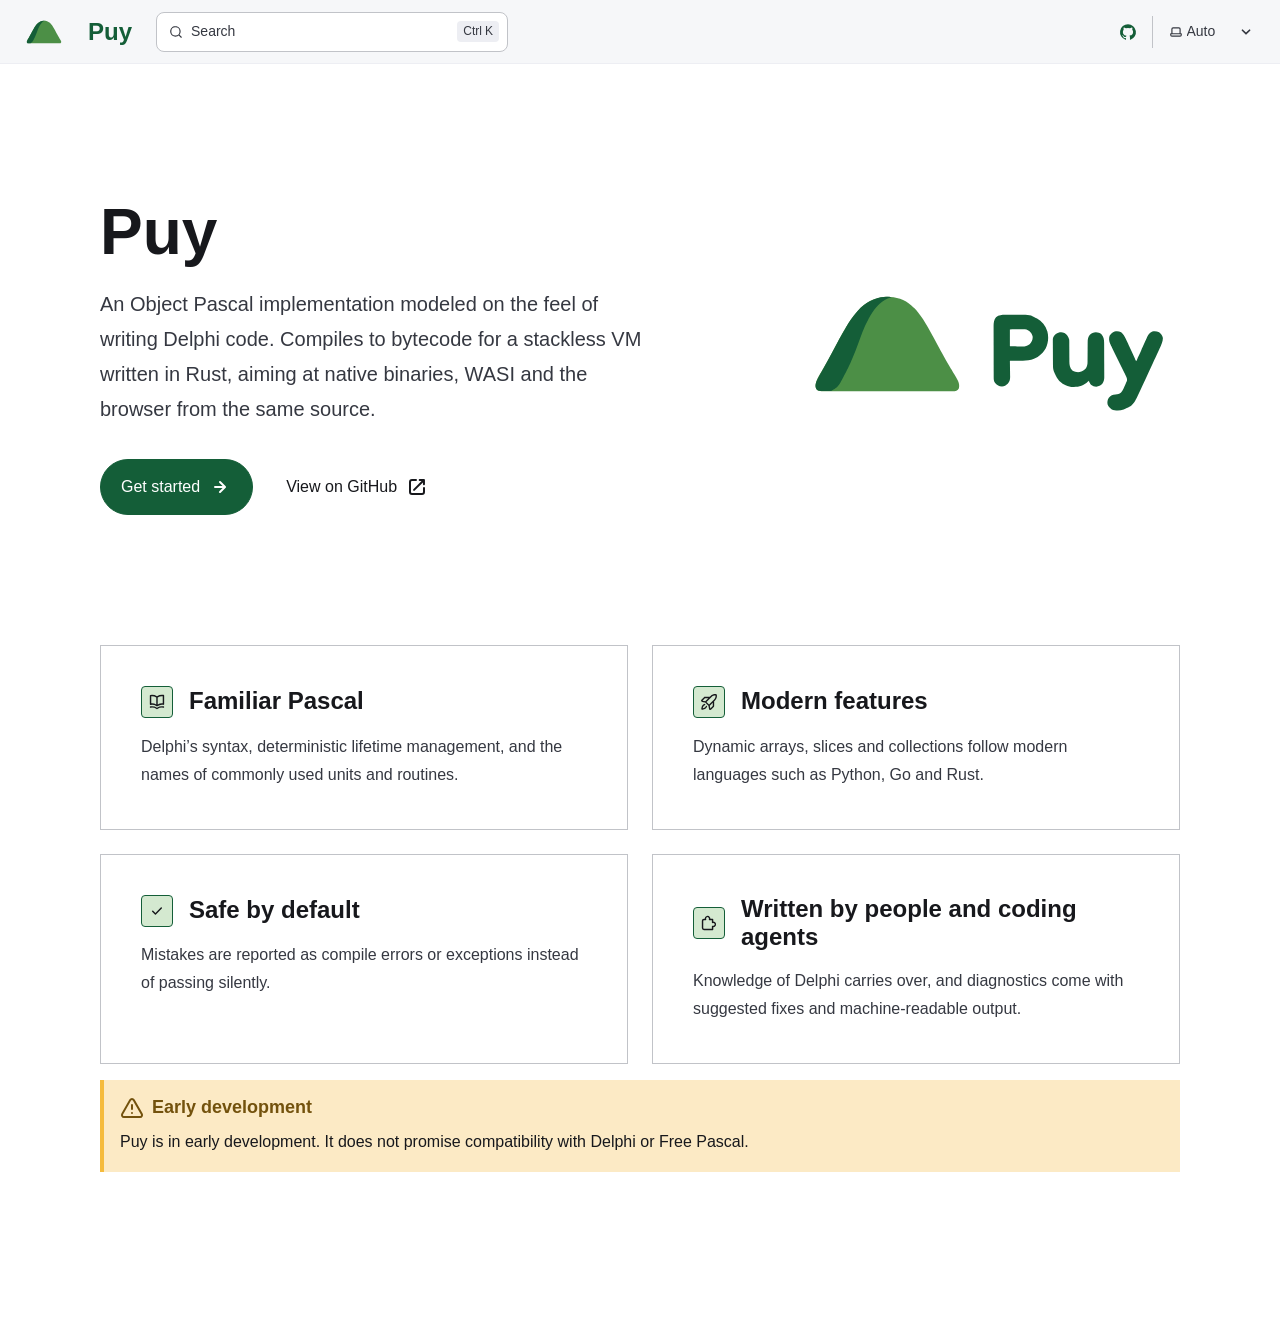
<file: index.html>
<!DOCTYPE html><html lang="en" dir="ltr" data-theme="dark" data-has-hero data-astro-cid-g5ptsecz><head><meta charset="utf-8"/><meta name="viewport" content="width=device-width, initial-scale=1"/><title>An Object Pascal implementation | Puy</title><link rel="canonical" href="https://puy-lang.org/"/><link rel="sitemap" href="/sitemap-index.xml"/><link rel="shortcut icon" href="/favicon.svg" type="image/svg+xml"/><meta name="generator" content="Astro v7.4.12"/><meta name="generator" content="Starlight v0.43.1"/><meta property="og:title" content="An Object Pascal implementation"/><meta property="og:type" content="article"/><meta property="og:url" content="https://puy-lang.org/"/><meta property="og:locale" content="en"/><meta property="og:description" content="An Object Pascal implementation modeled on the feel of writing Delphi code."/><meta property="og:site_name" content="Puy"/><meta name="twitter:card" content="summary_large_image"/><meta name="description" content="An Object Pascal implementation modeled on the feel of writing Delphi code."/><script>
	(() => {
		const storedTheme =
			typeof localStorage !== 'undefined' && localStorage.getItem('starlight-theme');
		const theme =
			storedTheme ||
			(window.matchMedia('(prefers-color-scheme: light)').matches ? 'light' : 'dark');
		document.documentElement.dataset.theme = theme === 'light' ? 'light' : 'dark';
	})();
</script><link rel="stylesheet" href="/_astro/print.C9eyqPGL.css" media="print"><link rel="stylesheet" href="/_astro/common.D9p_Lm1F.css"><style>@layer starlight.components.icon{svg[data-astro-cid-hkc32dio]{color:var(--sl-icon-color);font-size:var(--sl-icon-size,1em);width:1em;height:1em;overflow:visible}}
</style><script type="module" src="/_astro/page.cNngjUgL.js"></script><style>@layer starlight.components{.card[data-astro-cid-oag6qnet]{--sl-card-border:var(--sl-color-purple);--sl-card-bg:var(--sl-color-purple-low);border:1px solid var(--sl-color-gray-5);background-color:var(--sl-color-black);flex-direction:column;gap:clamp(.5rem,.125rem + 1vw,1rem);padding:clamp(1rem,.125rem + 3vw,2.5rem)}.card[data-astro-cid-oag6qnet]:nth-child(4n+1){--sl-card-border:var(--sl-color-orange);--sl-card-bg:var(--sl-color-orange-low)}.card[data-astro-cid-oag6qnet]:nth-child(4n+3){--sl-card-border:var(--sl-color-green);--sl-card-bg:var(--sl-color-green-low)}.card[data-astro-cid-oag6qnet]:nth-child(4n+4){--sl-card-border:var(--sl-color-red);--sl-card-bg:var(--sl-color-red-low)}.card[data-astro-cid-oag6qnet]:nth-child(4n+5){--sl-card-border:var(--sl-color-blue);--sl-card-bg:var(--sl-color-blue-low)}.title[data-astro-cid-oag6qnet]{font-weight:600;font-size:var(--sl-text-h4);color:var(--sl-color-white);line-height:var(--sl-line-height-headings);align-items:center;gap:1rem}.card[data-astro-cid-oag6qnet] .icon[data-astro-cid-oag6qnet]{border:1px solid var(--sl-card-border);background-color:var(--sl-card-bg);border-radius:.25rem;flex-shrink:0;padding:.2em}.card[data-astro-cid-oag6qnet] .body[data-astro-cid-oag6qnet]{font-size:clamp(var(--sl-text-sm), calc(.5rem + 1vw), var(--sl-text-body));margin:0}.card-grid[data-astro-cid-7qmvx3iy]{grid-template-columns:100%;gap:1rem;display:grid}.card-grid[data-astro-cid-7qmvx3iy]>*{margin-top:0!important}@media (width>=50rem){.card-grid[data-astro-cid-7qmvx3iy]{grid-template-columns:1fr 1fr;gap:1.5rem}.stagger[data-astro-cid-7qmvx3iy]{--stagger-height:5rem;padding-bottom:var(--stagger-height)}.stagger[data-astro-cid-7qmvx3iy]>:nth-child(2n){transform:translateY(var(--stagger-height))}}}
</style></head><body data-astro-cid-g5ptsecz><a class="sl-skip-link" href="#_top" data-astro-cid-qb7clj6f>Skip to content</a><div class="page sl-flex" data-astro-cid-yntsjkba><header class="header" data-astro-cid-yntsjkba><div class="header" data-astro-cid-by6fddyj><div class="title-wrapper sl-flex" data-astro-cid-by6fddyj><a href="/" class="site-title sl-flex" data-astro-cid-6rvad3va><img alt src="/_astro/puy-symbol.BpjMEfcw.svg" width="752" height="752" data-astro-cid-6rvad3va><span translate="no" data-astro-cid-6rvad3va>Puy</span></a></div><div class="sl-flex print:hidden" data-astro-cid-by6fddyj><site-search data-translations="{&quot;placeholder&quot;:&quot;Search&quot;}" data-astro-cid-b5kgnn7o="true"><button data-open-modal disabled aria-label="Search" aria-keyshortcuts="Control+K" data-astro-cid-b5kgnn7o><svg data-astro-cid-b5kgnn7o="true" aria-hidden="true" width="16" height="16" viewBox="0 0 24 24" fill="currentColor" style="--sl-icon-size: 1em;" data-astro-cid-hkc32dio><path d="M21.71 20.29 18 16.61A9 9 0 1 0 16.61 18l3.68 3.68a.999.999 0 0 0 1.42 0 1 1 0 0 0 0-1.39ZM11 18a7 7 0 1 1 0-14 7 7 0 0 1 0 14Z"/></svg><span class="sl-hidden md:sl-block" aria-hidden="true" data-astro-cid-b5kgnn7o>Search</span><kbd class="sl-hidden md:sl-flex" style="display: none" data-astro-cid-b5kgnn7o><kbd data-astro-cid-b5kgnn7o>Ctrl</kbd><kbd data-astro-cid-b5kgnn7o>K</kbd></kbd></button><dialog style="padding: 0" aria-label="Search" data-astro-cid-b5kgnn7o><div class="dialog-frame sl-flex" data-astro-cid-b5kgnn7o><button data-close-modal class="sl-flex md:sl-hidden" data-astro-cid-b5kgnn7o>Cancel</button><div class="search-container" data-astro-cid-b5kgnn7o><div id="starlight__search" data-astro-cid-b5kgnn7o></div></div></div></dialog></site-search><script>
	(() => {
		const openBtn = document.querySelector('button[data-open-modal]');
		const shortcut = openBtn?.querySelector('kbd');
		if (!openBtn || !(shortcut instanceof HTMLElement)) return;
		const platformKey = shortcut.querySelector('kbd');
		if (platformKey && /(Mac|iPhone|iPod|iPad)/i.test(navigator.platform)) {
			platformKey.textContent = '⌘';
			openBtn.setAttribute('aria-keyshortcuts', 'Meta+K');
		}
		shortcut.style.display = '';
	})();
</script><script type="module" src="/_astro/Search.astro_astro_type_script_index_0_lang.CibB10mu.js"></script></div><div class="sl-hidden md:sl-flex print:hidden right-group" data-astro-cid-by6fddyj><div class="sl-flex social-icons" data-astro-cid-by6fddyj><a href="https://github.com/puy-lang/puy" rel="me" class="sl-flex" data-astro-cid-n2mnl6yq><span class="sr-only" data-astro-cid-n2mnl6yq>GitHub</span><svg data-astro-cid-n2mnl6yq="true" aria-hidden="true" width="16" height="16" viewBox="0 0 24 24" fill="currentColor" style="--sl-icon-size: 1em;" data-astro-cid-hkc32dio><path d="M12 .3a12 12 0 0 0-3.8 23.38c.6.12.83-.26.83-.57L9 21.07c-3.34.72-4.04-1.61-4.04-1.61-.55-1.39-1.34-1.76-1.34-1.76-1.08-.74.09-.73.09-.73 1.2.09 1.83 1.24 1.83 1.24 1.08 1.83 2.81 1.3 3.5 1 .1-.78.42-1.31.76-1.61-2.67-.3-5.47-1.33-5.47-5.93 0-1.31.47-2.38 1.24-3.22-.14-.3-.54-1.52.1-3.18 0 0 1-.32 3.3 1.23a11.5 11.5 0 0 1 6 0c2.28-1.55 3.29-1.23 3.29-1.23.64 1.66.24 2.88.12 3.18a4.65 4.65 0 0 1 1.23 3.22c0 4.61-2.8 5.63-5.48 5.92.42.36.81 1.1.81 2.22l-.01 3.29c0 .31.2.69.82.57A12 12 0 0 0 12 .3Z"/></svg></a></div><starlight-theme-select data-astro-cid-smhvfpqh="true"><label style="--sl-select-width: 6.25em" data-astro-cid-2z5xp7gb><span class="sr-only" data-astro-cid-2z5xp7gb>Select theme</span><span class="icon label-icon" data-astro-cid-2z5xp7gb><svg class="sl-theme-icon-dark" data-astro-cid-smhvfpqh="true" aria-hidden="true" width="16" height="16" viewBox="0 0 24 24" fill="currentColor" style="--sl-icon-size: 1em;" data-astro-cid-hkc32dio><path d="M21.64 13a1 1 0 0 0-1.05-.14 8.049 8.049 0 0 1-3.37.73 8.15 8.15 0 0 1-8.14-8.1 8.59 8.59 0 0 1 .25-2A1 1 0 0 0 8 2.36a10.14 10.14 0 1 0 14 11.69 1 1 0 0 0-.36-1.05Zm-9.5 6.69A8.14 8.14 0 0 1 7.08 5.22v.27a10.15 10.15 0 0 0 10.14 10.14 9.784 9.784 0 0 0 2.1-.22 8.11 8.11 0 0 1-7.18 4.32v-.04Z"/></svg><svg class="sl-theme-icon-light" data-astro-cid-smhvfpqh="true" aria-hidden="true" width="16" height="16" viewBox="0 0 24 24" fill="currentColor" style="--sl-icon-size: 1em;" data-astro-cid-hkc32dio><path d="M5 12a1 1 0 0 0-1-1H3a1 1 0 0 0 0 2h1a1 1 0 0 0 1-1Zm.64 5-.71.71a1 1 0 0 0 0 1.41 1 1 0 0 0 1.41 0l.71-.71A1 1 0 0 0 5.64 17ZM12 5a1 1 0 0 0 1-1V3a1 1 0 0 0-2 0v1a1 1 0 0 0 1 1Zm5.66 2.34a1 1 0 0 0 .7-.29l.71-.71a1 1 0 1 0-1.41-1.41l-.66.71a1 1 0 0 0 0 1.41 1 1 0 0 0 .66.29Zm-12-.29a1 1 0 0 0 1.41 0 1 1 0 0 0 0-1.41l-.71-.71a1.004 1.004 0 1 0-1.43 1.41l.73.71ZM21 11h-1a1 1 0 0 0 0 2h1a1 1 0 0 0 0-2Zm-2.64 6A1 1 0 0 0 17 18.36l.71.71a1 1 0 0 0 1.41 0 1 1 0 0 0 0-1.41l-.76-.66ZM12 6.5a5.5 5.5 0 1 0 5.5 5.5A5.51 5.51 0 0 0 12 6.5Zm0 9a3.5 3.5 0 1 1 0-7 3.5 3.5 0 0 1 0 7Zm0 3.5a1 1 0 0 0-1 1v1a1 1 0 0 0 2 0v-1a1 1 0 0 0-1-1Z"/></svg><svg class="sl-theme-icon-auto" data-astro-cid-smhvfpqh="true" aria-hidden="true" width="16" height="16" viewBox="0 0 24 24" fill="currentColor" style="--sl-icon-size: 1em;" data-astro-cid-hkc32dio><path d="M21 14h-1V7a3 3 0 0 0-3-3H7a3 3 0 0 0-3 3v7H3a1 1 0 0 0-1 1v2a3 3 0 0 0 3 3h14a3 3 0 0 0 3-3v-2a1 1 0 0 0-1-1ZM6 7a1 1 0 0 1 1-1h10a1 1 0 0 1 1 1v7H6V7Zm14 10a1 1 0 0 1-1 1H5a1 1 0 0 1-1-1v-1h16v1Z"/></svg></span><select autocomplete="off" data-astro-cid-2z5xp7gb><option value="dark" data-astro-cid-2z5xp7gb>Dark</option><option value="light" data-astro-cid-2z5xp7gb>Light</option><option value="auto" selected data-astro-cid-2z5xp7gb>Auto</option></select><svg class="icon caret" data-astro-cid-2z5xp7gb="true" aria-hidden="true" width="16" height="16" viewBox="0 0 24 24" fill="currentColor" style="--sl-icon-size: 1em;" data-astro-cid-hkc32dio><path d="M17 9.17a1 1 0 0 0-1.41 0L12 12.71 8.46 9.17a1 1 0 1 0-1.41 1.42l4.24 4.24a1.002 1.002 0 0 0 1.42 0L17 10.59a1.002 1.002 0 0 0 0-1.42Z"/></svg></label></starlight-theme-select><script>(() => {
		const theme = (typeof localStorage !== 'undefined' && localStorage.getItem('starlight-theme'));
		if (theme) document.querySelectorAll('starlight-theme-select select').forEach((s) => { s.value = theme; });
	})();</script><script type="module">var e=`starlight-theme`,t=e=>e===`auto`||e===`dark`||e===`light`?e:`auto`,n=()=>t(typeof localStorage<`u`&&localStorage.getItem(e));function r(t){typeof localStorage<`u`&&localStorage.setItem(e,t===`light`||t===`dark`?t:``)}var i=()=>matchMedia(`(prefers-color-scheme: light)`).matches?`light`:`dark`;function a(e){document.querySelectorAll(`starlight-theme-select select`).forEach(t=>{t.value=e}),document.documentElement.dataset.theme=e===`auto`?i():e,r(e)}matchMedia(`(prefers-color-scheme: light)`).addEventListener(`change`,()=>{n()===`auto`&&a(`auto`)});var o=class extends HTMLElement{constructor(){super(),a(n()),this.querySelector(`select`)?.addEventListener(`change`,e=>{e.currentTarget instanceof HTMLSelectElement&&a(t(e.currentTarget.value))})}};customElements.define(`starlight-theme-select`,o);</script><script type="module">var e=class extends HTMLElement{constructor(){super();let e=this.querySelector(`select`);e&&(e.addEventListener(`change`,e=>{e.currentTarget instanceof HTMLSelectElement&&(window.location.pathname=e.currentTarget.value)}),window.addEventListener(`pageshow`,t=>{if(!t.persisted)return;let n=e.querySelector(`option[selected]`)?.index;n!==e.selectedIndex&&(e.selectedIndex=n??0)}))}};customElements.define(`starlight-lang-select`,e);</script></div></div></header><div class="main-frame" data-astro-cid-yntsjkba><script type="module">var e=document.getElementById(`starlight__sidebar`),t=e?.querySelector(`sl-sidebar-state-persist`),n=`sl-sidebar-state`,r=()=>{let r=[],i=t?.dataset.hash||``;try{let e=sessionStorage.getItem(n),t=JSON.parse(e||`{}`);Array.isArray(t.open)&&t.hash===i&&(r=t.open)}catch{}return{hash:i,open:r,scroll:e?.scrollTop||0}},i=e=>{try{sessionStorage.setItem(n,JSON.stringify(e))}catch{}},a=()=>i(r()),o=(e,t)=>{let n=r();n.open[t]=e,i(n)};t?.addEventListener(`click`,e=>{if(!(e.target instanceof Element))return;let t=e.target.closest(`summary`)?.closest(`details`);if(!t)return;let n=t.querySelector(`sl-sidebar-restore`),r=parseInt(n?.dataset.index||``);isNaN(r)||o(!t.open,r)}),addEventListener(`visibilitychange`,()=>{document.visibilityState===`hidden`&&a()});</script><div class="lg:sl-flex" data-astro-cid-lrzkfocr><div class="main-pane" data-astro-cid-lrzkfocr><main data-pagefind-body lang="en" dir="ltr" data-astro-cid-g5ptsecz><div class="content-panel" data-astro-cid-a7po4psb><div class="sl-container" data-astro-cid-a7po4psb><div class="hero" data-astro-cid-2qjbuh7f><img src="/_astro/puy-logo-dark.EhXWCO-6_SMe1d.svg" loading="eager" decoding="async" alt="Puy" data-astro-cid-2qjbuh7f="true" width="400" height="400" class="light:sl-hidden"><img src="/_astro/puy-logo.BRkI9EOI_SMe1d.svg" loading="eager" decoding="async" alt="Puy" data-astro-cid-2qjbuh7f="true" width="400" height="400" class="dark:sl-hidden"><div class="sl-flex stack" data-astro-cid-2qjbuh7f><div class="sl-flex copy" data-astro-cid-2qjbuh7f><h1 id="_top" data-page-title data-astro-cid-2qjbuh7f>Puy</h1><div class="tagline" data-astro-cid-2qjbuh7f>An Object Pascal implementation modeled on the feel of writing Delphi code. Compiles to bytecode for a stackless VM written in Rust, aiming at native binaries, WASI and the browser from the same source.</div></div><div class="sl-flex actions" data-astro-cid-2qjbuh7f><a class="sl-link-button not-content primary" href="/getting-started/installation/" data-astro-cid-2qjbuh7f="true" data-astro-cid-dcqstdaq>Get started<svg data-astro-cid-dcqstdaq="true" aria-hidden="true" width="16" height="16" viewBox="0 0 24 24" fill="currentColor" style="--sl-icon-size: 1.5rem;" data-astro-cid-hkc32dio><path d="M17.92 11.62a1.001 1.001 0 0 0-.21-.33l-5-5a1.003 1.003 0 1 0-1.42 1.42l3.3 3.29H7a1 1 0 0 0 0 2h7.59l-3.3 3.29a1.002 1.002 0 0 0 .325 1.639 1 1 0 0 0 1.095-.219l5-5a1 1 0 0 0 .21-.33 1 1 0 0 0 0-.76Z"/></svg></a><a class="sl-link-button not-content minimal" href="https://github.com/puy-lang/puy" data-astro-cid-2qjbuh7f="true" data-astro-cid-dcqstdaq>View on GitHub<svg data-astro-cid-dcqstdaq="true" aria-hidden="true" width="16" height="16" viewBox="0 0 24 24" fill="currentColor" style="--sl-icon-size: 1.5rem;" data-astro-cid-hkc32dio><path d="M19.33 10.18a1 1 0 0 1-.77 0 1 1 0 0 1-.62-.93l.01-1.83-8.2 8.2a1 1 0 0 1-1.41-1.42l8.2-8.2H14.7a1 1 0 0 1 0-2h4.25a1 1 0 0 1 1 1v4.25a1 1 0 0 1-.62.93Z"/><path d="M11 4a1 1 0 1 1 0 2H7a1 1 0 0 0-1 1v10a1 1 0 0 0 1 1h10a1 1 0 0 0 1-1v-4a1 1 0 1 1 2 0v4a3 3 0 0 1-3 3H7a3 3 0 0 1-3-3V7a3 3 0 0 1 3-3h4Z"/></svg></a></div></div></div><div class="sl-markdown-content"><div class="card-grid" data-astro-cid-7qmvx3iy><article class="card sl-flex" data-astro-cid-oag6qnet><p class="title sl-flex" data-astro-cid-oag6qnet><svg class="icon" data-astro-cid-oag6qnet="true" aria-hidden="true" width="16" height="16" viewBox="0 0 24 24" fill="currentColor" style="--sl-icon-size: 1.333em;" data-astro-cid-hkc32dio><path d="M21.17 2.06A13.1 13.1 0 0 0 19 1.87a12.94 12.94 0 0 0-7 2.05 12.94 12.94 0 0 0-7-2 13.1 13.1 0 0 0-2.17.19 1 1 0 0 0-.83 1v12a1 1 0 0 0 1.17 1 10.9 10.9 0 0 1 8.25 1.91l.12.07h.11a.91.91 0 0 0 .7 0h.11l.12-.07A10.899 10.899 0 0 1 20.83 16 1 1 0 0 0 22 15V3a1 1 0 0 0-.83-.94ZM11 15.35a12.87 12.87 0 0 0-6-1.48H4v-10c.333-.02.667-.02 1 0a10.86 10.86 0 0 1 6 1.8v9.68Zm9-1.44h-1a12.87 12.87 0 0 0-6 1.48V5.67a10.86 10.86 0 0 1 6-1.8c.333-.02.667-.02 1 0v10.04Zm1.17 4.15a13.098 13.098 0 0 0-2.17-.19 12.94 12.94 0 0 0-7 2.05 12.94 12.94 0 0 0-7-2.05c-.727.003-1.453.066-2.17.19A1 1 0 0 0 2 19.21a1 1 0 0 0 1.17.79 10.9 10.9 0 0 1 8.25 1.91 1 1 0 0 0 1.16 0A10.9 10.9 0 0 1 20.83 20a1 1 0 0 0 1.17-.79 1 1 0 0 0-.83-1.15Z"/></svg><span data-astro-cid-oag6qnet>Familiar Pascal</span></p><div class="body" data-astro-cid-oag6qnet><p>Delphi’s syntax, deterministic lifetime management, and the names of commonly
used units and routines.</p></div></article><article class="card sl-flex" data-astro-cid-oag6qnet><p class="title sl-flex" data-astro-cid-oag6qnet><svg class="icon" data-astro-cid-oag6qnet="true" aria-hidden="true" width="16" height="16" viewBox="0 0 24 24" fill="currentColor" style="--sl-icon-size: 1.333em;" data-astro-cid-hkc32dio><path fill-rule="evenodd" d="M1.44 8.855v-.001l3.527-3.516c.34-.344.802-.541 1.285-.548h6.649l.947-.947c3.07-3.07 6.207-3.072 7.62-2.868a1.821 1.821 0 0 1 1.557 1.557c.204 1.413.203 4.55-2.868 7.62l-.946.946v6.649a1.845 1.845 0 0 1-.549 1.286l-3.516 3.528a1.844 1.844 0 0 1-3.11-.944l-.858-4.275-4.52-4.52-2.31-.463-1.964-.394A1.847 1.847 0 0 1 .98 10.693a1.843 1.843 0 0 1 .46-1.838Zm5.379 2.017-3.873-.776L6.32 6.733h4.638l-4.14 4.14Zm8.403-5.655c2.459-2.46 4.856-2.463 5.89-2.33.134 1.035.13 3.432-2.329 5.891l-6.71 6.71-3.561-3.56 6.71-6.711Zm-1.318 15.837-.776-3.873 4.14-4.14v4.639l-3.364 3.374Z" clip-rule="evenodd"/><path d="M9.318 18.345a.972.972 0 0 0-1.86-.561c-.482 1.435-1.687 2.204-2.934 2.619a8.22 8.22 0 0 1-1.23.302c.062-.365.157-.79.303-1.229.415-1.247 1.184-2.452 2.62-2.935a.971.971 0 1 0-.62-1.842c-.12.04-.236.084-.35.13-2.02.828-3.012 2.588-3.493 4.033a10.383 10.383 0 0 0-.51 2.845l-.001.016v.063c0 .536.434.972.97.972H2.24a7.21 7.21 0 0 0 .878-.065c.527-.063 1.248-.19 2.02-.447 1.445-.48 3.205-1.472 4.033-3.494a5.828 5.828 0 0 0 .147-.407Z"/></svg><span data-astro-cid-oag6qnet>Modern features</span></p><div class="body" data-astro-cid-oag6qnet><p>Dynamic arrays, slices and collections follow modern languages such as Python,
Go and Rust.</p></div></article><article class="card sl-flex" data-astro-cid-oag6qnet><p class="title sl-flex" data-astro-cid-oag6qnet><svg class="icon" data-astro-cid-oag6qnet="true" aria-hidden="true" width="16" height="16" viewBox="0 0 24 24" fill="currentColor" style="--sl-icon-size: 1.333em;" data-astro-cid-hkc32dio><path d="M18.71 7.21a1 1 0 0 0-1.42 0l-7.45 7.46-3.13-3.14A1.02 1.02 0 1 0 5.29 13l3.84 3.84a1.001 1.001 0 0 0 1.42 0l8.16-8.16a1 1 0 0 0 0-1.47Z"/></svg><span data-astro-cid-oag6qnet>Safe by default</span></p><div class="body" data-astro-cid-oag6qnet><p>Mistakes are reported as compile errors or exceptions instead of passing
silently.</p></div></article><article class="card sl-flex" data-astro-cid-oag6qnet><p class="title sl-flex" data-astro-cid-oag6qnet><svg class="icon" data-astro-cid-oag6qnet="true" aria-hidden="true" width="16" height="16" viewBox="0 0 24 24" fill="currentColor" style="--sl-icon-size: 1.333em;" data-astro-cid-hkc32dio><path d="M17 22H5a3 3 0 0 1-3-3V9a3 3 0 0 1 3-3h1a4 4 0 0 1 7.3-2.18c.448.64.692 1.4.7 2.18h3a1 1 0 0 1 1 1v3a4 4 0 0 1 2.18 7.3A3.86 3.86 0 0 1 18 18v3a1 1 0 0 1-1 1ZM5 8a1 1 0 0 0-1 1v10a1 1 0 0 0 1 1h11v-3.18a1 1 0 0 1 1.33-.95 1.77 1.77 0 0 0 1.74-.23 2 2 0 0 0 .93-1.37 2 2 0 0 0-.48-1.59 1.89 1.89 0 0 0-2.17-.55 1 1 0 0 1-1.33-.95V8h-3.2a1 1 0 0 1-1-1.33 1.77 1.77 0 0 0-.23-1.74 1.939 1.939 0 0 0-3-.43A2 2 0 0 0 8 6c.002.23.046.456.13.67A1 1 0 0 1 7.18 8H5Z"/></svg><span data-astro-cid-oag6qnet>Written by people and coding agents</span></p><div class="body" data-astro-cid-oag6qnet><p>Knowledge of Delphi carries over, and diagnostics come with suggested fixes and
machine-readable output.</p></div></article></div>
<aside aria-label="Early development" class="starlight-aside starlight-aside--caution"><p class="starlight-aside__title" aria-hidden="true"><svg viewBox="0 0 24 24" width="16" height="16" fill="currentColor" class="starlight-aside__icon"><path d="M12 16a1 1 0 1 0 0 2 1 1 0 0 0 0-2Zm10.67 1.47-8.05-14a3 3 0 0 0-5.24 0l-8 14A3 3 0 0 0 3.94 22h16.12a3 3 0 0 0 2.61-4.53Zm-1.73 2a1 1 0 0 1-.88.51H3.94a1 1 0 0 1-.88-.51 1 1 0 0 1 0-1l8-14a1 1 0 0 1 1.78 0l8.05 14a1 1 0 0 1 .05 1.02v-.02ZM12 8a1 1 0 0 0-1 1v4a1 1 0 0 0 2 0V9a1 1 0 0 0-1-1Z"/></svg>Early development</p><div class="starlight-aside__content"><p>Puy is in early development. It does not promise compatibility with Delphi or Free
Pascal.</p></div></aside></div><footer class="sl-flex" data-astro-cid-ddtxxk7k><div class="meta sl-flex" data-astro-cid-ddtxxk7k></div><div class="pagination-links print:hidden" dir="ltr" data-astro-cid-b5raizh3></div></footer></div></div></main></div></div></div></div></body></html>
</file>
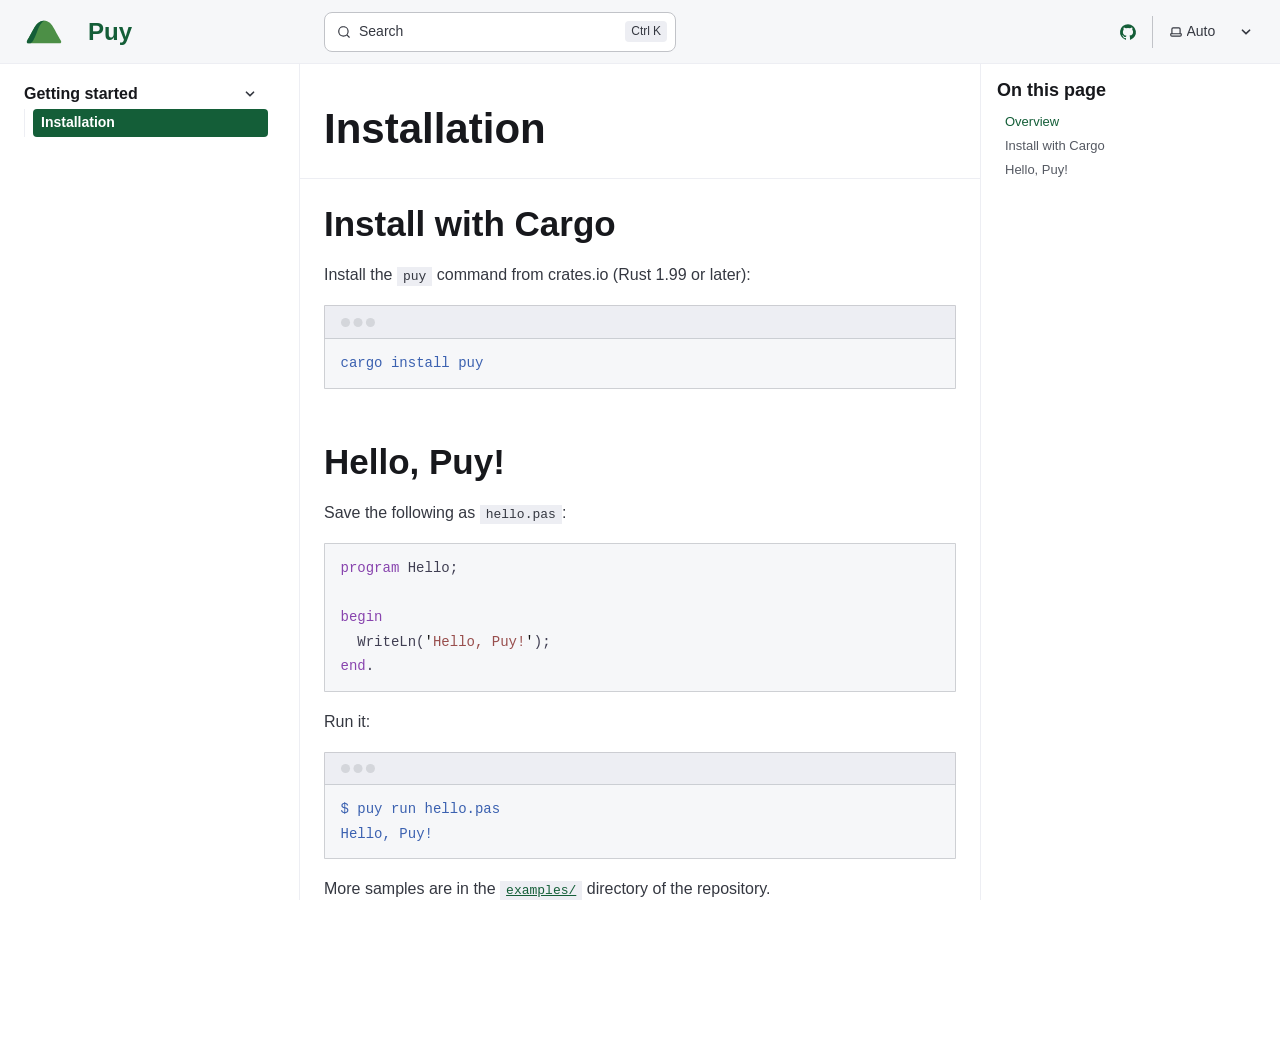
<file: getting-started/installation/index.html>
<!DOCTYPE html><html lang="en" dir="ltr" data-theme="dark" data-has-toc data-has-sidebar data-astro-cid-g5ptsecz><head><meta charset="utf-8"/><meta name="viewport" content="width=device-width, initial-scale=1"/><title>Installation | Puy</title><link rel="canonical" href="https://puy-lang.org/getting-started/installation/"/><link rel="sitemap" href="/sitemap-index.xml"/><link rel="shortcut icon" href="/favicon.svg" type="image/svg+xml"/><meta name="generator" content="Astro v7.4.12"/><meta name="generator" content="Starlight v0.43.1"/><meta property="og:title" content="Installation"/><meta property="og:type" content="article"/><meta property="og:url" content="https://puy-lang.org/getting-started/installation/"/><meta property="og:locale" content="en"/><meta property="og:description" content="Install the puy command and run your first program."/><meta property="og:site_name" content="Puy"/><meta name="twitter:card" content="summary_large_image"/><meta name="description" content="Install the puy command and run your first program."/><script>
	(() => {
		const storedTheme =
			typeof localStorage !== 'undefined' && localStorage.getItem('starlight-theme');
		const theme =
			storedTheme ||
			(window.matchMedia('(prefers-color-scheme: light)').matches ? 'light' : 'dark');
		document.documentElement.dataset.theme = theme === 'light' ? 'light' : 'dark';
	})();
</script><link rel="stylesheet" href="/_astro/print.C9eyqPGL.css" media="print"><link rel="stylesheet" href="/_astro/common.D9p_Lm1F.css"><style>@layer starlight.components.icon{svg[data-astro-cid-hkc32dio]{color:var(--sl-icon-color);font-size:var(--sl-icon-size,1em);width:1em;height:1em;overflow:visible}}
</style><script type="module" src="/_astro/page.cNngjUgL.js"></script></head><body data-astro-cid-g5ptsecz><a class="sl-skip-link" href="#_top" data-astro-cid-qb7clj6f>Skip to content</a><div class="page sl-flex" data-astro-cid-yntsjkba><header class="header" data-astro-cid-yntsjkba><div class="header" data-astro-cid-by6fddyj><div class="title-wrapper sl-flex" data-astro-cid-by6fddyj><a href="/" class="site-title sl-flex" data-astro-cid-6rvad3va><img alt src="/_astro/puy-symbol.BpjMEfcw.svg" width="752" height="752" data-astro-cid-6rvad3va><span translate="no" data-astro-cid-6rvad3va>Puy</span></a></div><div class="sl-flex print:hidden" data-astro-cid-by6fddyj><site-search data-translations="{&quot;placeholder&quot;:&quot;Search&quot;}" data-astro-cid-b5kgnn7o="true"><button data-open-modal disabled aria-label="Search" aria-keyshortcuts="Control+K" data-astro-cid-b5kgnn7o><svg data-astro-cid-b5kgnn7o="true" aria-hidden="true" width="16" height="16" viewBox="0 0 24 24" fill="currentColor" style="--sl-icon-size: 1em;" data-astro-cid-hkc32dio><path d="M21.71 20.29 18 16.61A9 9 0 1 0 16.61 18l3.68 3.68a.999.999 0 0 0 1.42 0 1 1 0 0 0 0-1.39ZM11 18a7 7 0 1 1 0-14 7 7 0 0 1 0 14Z"/></svg><span class="sl-hidden md:sl-block" aria-hidden="true" data-astro-cid-b5kgnn7o>Search</span><kbd class="sl-hidden md:sl-flex" style="display: none" data-astro-cid-b5kgnn7o><kbd data-astro-cid-b5kgnn7o>Ctrl</kbd><kbd data-astro-cid-b5kgnn7o>K</kbd></kbd></button><dialog style="padding: 0" aria-label="Search" data-astro-cid-b5kgnn7o><div class="dialog-frame sl-flex" data-astro-cid-b5kgnn7o><button data-close-modal class="sl-flex md:sl-hidden" data-astro-cid-b5kgnn7o>Cancel</button><div class="search-container" data-astro-cid-b5kgnn7o><div id="starlight__search" data-astro-cid-b5kgnn7o></div></div></div></dialog></site-search><script>
	(() => {
		const openBtn = document.querySelector('button[data-open-modal]');
		const shortcut = openBtn?.querySelector('kbd');
		if (!openBtn || !(shortcut instanceof HTMLElement)) return;
		const platformKey = shortcut.querySelector('kbd');
		if (platformKey && /(Mac|iPhone|iPod|iPad)/i.test(navigator.platform)) {
			platformKey.textContent = '⌘';
			openBtn.setAttribute('aria-keyshortcuts', 'Meta+K');
		}
		shortcut.style.display = '';
	})();
</script><script type="module" src="/_astro/Search.astro_astro_type_script_index_0_lang.CibB10mu.js"></script></div><div class="sl-hidden md:sl-flex print:hidden right-group" data-astro-cid-by6fddyj><div class="sl-flex social-icons" data-astro-cid-by6fddyj><a href="https://github.com/puy-lang/puy" rel="me" class="sl-flex" data-astro-cid-n2mnl6yq><span class="sr-only" data-astro-cid-n2mnl6yq>GitHub</span><svg data-astro-cid-n2mnl6yq="true" aria-hidden="true" width="16" height="16" viewBox="0 0 24 24" fill="currentColor" style="--sl-icon-size: 1em;" data-astro-cid-hkc32dio><path d="M12 .3a12 12 0 0 0-3.8 23.38c.6.12.83-.26.83-.57L9 21.07c-3.34.72-4.04-1.61-4.04-1.61-.55-1.39-1.34-1.76-1.34-1.76-1.08-.74.09-.73.09-.73 1.2.09 1.83 1.24 1.83 1.24 1.08 1.83 2.81 1.3 3.5 1 .1-.78.42-1.31.76-1.61-2.67-.3-5.47-1.33-5.47-5.93 0-1.31.47-2.38 1.24-3.22-.14-.3-.54-1.52.1-3.18 0 0 1-.32 3.3 1.23a11.5 11.5 0 0 1 6 0c2.28-1.55 3.29-1.23 3.29-1.23.64 1.66.24 2.88.12 3.18a4.65 4.65 0 0 1 1.23 3.22c0 4.61-2.8 5.63-5.48 5.92.42.36.81 1.1.81 2.22l-.01 3.29c0 .31.2.69.82.57A12 12 0 0 0 12 .3Z"/></svg></a></div><starlight-theme-select data-astro-cid-smhvfpqh="true"><label style="--sl-select-width: 6.25em" data-astro-cid-2z5xp7gb><span class="sr-only" data-astro-cid-2z5xp7gb>Select theme</span><span class="icon label-icon" data-astro-cid-2z5xp7gb><svg class="sl-theme-icon-dark" data-astro-cid-smhvfpqh="true" aria-hidden="true" width="16" height="16" viewBox="0 0 24 24" fill="currentColor" style="--sl-icon-size: 1em;" data-astro-cid-hkc32dio><path d="M21.64 13a1 1 0 0 0-1.05-.14 8.049 8.049 0 0 1-3.37.73 8.15 8.15 0 0 1-8.14-8.1 8.59 8.59 0 0 1 .25-2A1 1 0 0 0 8 2.36a10.14 10.14 0 1 0 14 11.69 1 1 0 0 0-.36-1.05Zm-9.5 6.69A8.14 8.14 0 0 1 7.08 5.22v.27a10.15 10.15 0 0 0 10.14 10.14 9.784 9.784 0 0 0 2.1-.22 8.11 8.11 0 0 1-7.18 4.32v-.04Z"/></svg><svg class="sl-theme-icon-light" data-astro-cid-smhvfpqh="true" aria-hidden="true" width="16" height="16" viewBox="0 0 24 24" fill="currentColor" style="--sl-icon-size: 1em;" data-astro-cid-hkc32dio><path d="M5 12a1 1 0 0 0-1-1H3a1 1 0 0 0 0 2h1a1 1 0 0 0 1-1Zm.64 5-.71.71a1 1 0 0 0 0 1.41 1 1 0 0 0 1.41 0l.71-.71A1 1 0 0 0 5.64 17ZM12 5a1 1 0 0 0 1-1V3a1 1 0 0 0-2 0v1a1 1 0 0 0 1 1Zm5.66 2.34a1 1 0 0 0 .7-.29l.71-.71a1 1 0 1 0-1.41-1.41l-.66.71a1 1 0 0 0 0 1.41 1 1 0 0 0 .66.29Zm-12-.29a1 1 0 0 0 1.41 0 1 1 0 0 0 0-1.41l-.71-.71a1.004 1.004 0 1 0-1.43 1.41l.73.71ZM21 11h-1a1 1 0 0 0 0 2h1a1 1 0 0 0 0-2Zm-2.64 6A1 1 0 0 0 17 18.36l.71.71a1 1 0 0 0 1.41 0 1 1 0 0 0 0-1.41l-.76-.66ZM12 6.5a5.5 5.5 0 1 0 5.5 5.5A5.51 5.51 0 0 0 12 6.5Zm0 9a3.5 3.5 0 1 1 0-7 3.5 3.5 0 0 1 0 7Zm0 3.5a1 1 0 0 0-1 1v1a1 1 0 0 0 2 0v-1a1 1 0 0 0-1-1Z"/></svg><svg class="sl-theme-icon-auto" data-astro-cid-smhvfpqh="true" aria-hidden="true" width="16" height="16" viewBox="0 0 24 24" fill="currentColor" style="--sl-icon-size: 1em;" data-astro-cid-hkc32dio><path d="M21 14h-1V7a3 3 0 0 0-3-3H7a3 3 0 0 0-3 3v7H3a1 1 0 0 0-1 1v2a3 3 0 0 0 3 3h14a3 3 0 0 0 3-3v-2a1 1 0 0 0-1-1ZM6 7a1 1 0 0 1 1-1h10a1 1 0 0 1 1 1v7H6V7Zm14 10a1 1 0 0 1-1 1H5a1 1 0 0 1-1-1v-1h16v1Z"/></svg></span><select autocomplete="off" data-astro-cid-2z5xp7gb><option value="dark" data-astro-cid-2z5xp7gb>Dark</option><option value="light" data-astro-cid-2z5xp7gb>Light</option><option value="auto" selected data-astro-cid-2z5xp7gb>Auto</option></select><svg class="icon caret" data-astro-cid-2z5xp7gb="true" aria-hidden="true" width="16" height="16" viewBox="0 0 24 24" fill="currentColor" style="--sl-icon-size: 1em;" data-astro-cid-hkc32dio><path d="M17 9.17a1 1 0 0 0-1.41 0L12 12.71 8.46 9.17a1 1 0 1 0-1.41 1.42l4.24 4.24a1.002 1.002 0 0 0 1.42 0L17 10.59a1.002 1.002 0 0 0 0-1.42Z"/></svg></label></starlight-theme-select><script>(() => {
		const theme = (typeof localStorage !== 'undefined' && localStorage.getItem('starlight-theme'));
		if (theme) document.querySelectorAll('starlight-theme-select select').forEach((s) => { s.value = theme; });
	})();</script><script type="module">var e=`starlight-theme`,t=e=>e===`auto`||e===`dark`||e===`light`?e:`auto`,n=()=>t(typeof localStorage<`u`&&localStorage.getItem(e));function r(t){typeof localStorage<`u`&&localStorage.setItem(e,t===`light`||t===`dark`?t:``)}var i=()=>matchMedia(`(prefers-color-scheme: light)`).matches?`light`:`dark`;function a(e){document.querySelectorAll(`starlight-theme-select select`).forEach(t=>{t.value=e}),document.documentElement.dataset.theme=e===`auto`?i():e,r(e)}matchMedia(`(prefers-color-scheme: light)`).addEventListener(`change`,()=>{n()===`auto`&&a(`auto`)});var o=class extends HTMLElement{constructor(){super(),a(n()),this.querySelector(`select`)?.addEventListener(`change`,e=>{e.currentTarget instanceof HTMLSelectElement&&a(t(e.currentTarget.value))})}};customElements.define(`starlight-theme-select`,o);</script><script type="module">var e=class extends HTMLElement{constructor(){super();let e=this.querySelector(`select`);e&&(e.addEventListener(`change`,e=>{e.currentTarget instanceof HTMLSelectElement&&(window.location.pathname=e.currentTarget.value)}),window.addEventListener(`pageshow`,t=>{if(!t.persisted)return;let n=e.querySelector(`option[selected]`)?.index;n!==e.selectedIndex&&(e.selectedIndex=n??0)}))}};customElements.define(`starlight-lang-select`,e);</script></div></div></header><nav class="sidebar print:hidden" aria-label="Main" data-astro-cid-yntsjkba><button popovertarget="starlight__sidebar" class="sl-menu-button sl-flex md:sl-hidden print:hidden" data-astro-cid-r2osgdlg><svg class="open-menu" data-astro-cid-r2osgdlg="true" aria-hidden="true" width="16" height="16" viewBox="0 0 24 24" fill="currentColor" style="--sl-icon-size: 1em;" data-astro-cid-hkc32dio><path d="M3 8h18a1 1 0 1 0 0-2H3a1 1 0 0 0 0 2Zm18 8H3a1 1 0 0 0 0 2h18a1 1 0 0 0 0-2Zm0-5H3a1 1 0 0 0 0 2h18a1 1 0 0 0 0-2Z"/></svg><svg class="close-menu" data-astro-cid-r2osgdlg="true" aria-hidden="true" width="16" height="16" viewBox="0 0 24 24" fill="currentColor" style="--sl-icon-size: 1em;" data-astro-cid-hkc32dio><path d="m13.41 12 6.3-6.29a1.004 1.004 0 1 0-1.42-1.42L12 10.59l-6.29-6.3a1.004 1.004 0 0 0-1.42 1.42l6.3 6.29-6.3 6.29a1 1 0 0 0 0 1.42.998.998 0 0 0 1.42 0l6.29-6.3 6.29 6.3a.999.999 0 0 0 1.42 0 1 1 0 0 0 0-1.42L13.41 12Z"/></svg><span class="sr-only" data-astro-cid-r2osgdlg>Menu</span></button><script type="module">var e=class extends HTMLElement{constructor(){super();let e=matchMedia(`(min-width: 50em)`),t=()=>{this.popover=e.matches?null:`auto`};t(),e.addEventListener(`change`,()=>t()),this.addEventListener(`toggle`,({newState:e})=>this.trapFocus(e===`open`))}trapFocus(e){document.querySelectorAll(`.main-frame, .sl-skip-link`).forEach(t=>{t.toggleAttribute(`inert`,e)})}};customElements.define(`sl-sidebar-pane`,e);</script><sl-sidebar-pane popover id="starlight__sidebar" class="sidebar-pane" data-astro-cid-yntsjkba="true"><div class="sidebar-content sl-flex" data-astro-cid-yntsjkba><sl-sidebar-state-persist data-hash="1ldzjji" data-astro-cid-ipdry5cl="true"><script aria-hidden="true">
		(() => {
			try {
				if (!matchMedia('(min-width: 50em)').matches) return;
				/** @type {HTMLElement | null} */
				const target = document.querySelector('sl-sidebar-state-persist');
				const state = JSON.parse(sessionStorage.getItem('sl-sidebar-state') || '0');
				if (!target || !state || target.dataset.hash !== state.hash) return;
				window._starlightScrollRestore = state.scroll;
				customElements.define(
					'sl-sidebar-restore',
					class SidebarRestore extends HTMLElement {
						connectedCallback() {
							try {
								const idx = parseInt(this.dataset.index || '');
								const details = this.closest('details');
								if (details && typeof state.open[idx] === 'boolean') details.open = state.open[idx];
							} catch {}
						}
					}
				);
			} catch {}
		})();
	</script><ul class="top-level" data-astro-cid-rmhv4bp6><li data-astro-cid-rmhv4bp6><details open data-astro-cid-rmhv4bp6><summary data-astro-cid-rmhv4bp6><span class="group-label" data-astro-cid-rmhv4bp6><span class="large" data-astro-cid-rmhv4bp6>Getting started</span></span><svg class="caret" data-astro-cid-rmhv4bp6="true" aria-hidden="true" width="16" height="16" viewBox="0 0 24 24" fill="currentColor" style="--sl-icon-size: 1.25rem;" data-astro-cid-hkc32dio><path d="m14.83 11.29-4.24-4.24a1 1 0 1 0-1.42 1.41L12.71 12l-3.54 3.54a1 1 0 0 0 0 1.41 1 1 0 0 0 .71.29 1 1 0 0 0 .71-.29l4.24-4.24a1.002 1.002 0 0 0 0-1.42Z"/></svg></summary><sl-sidebar-restore data-index="0"></sl-sidebar-restore><ul data-astro-cid-rmhv4bp6><li data-astro-cid-rmhv4bp6><a href="/getting-started/installation/" aria-current="page" data-astro-cid-rmhv4bp6><span data-astro-cid-rmhv4bp6>Installation</span></a></li></ul></details></li></ul><script aria-hidden="true">
		(() => {
			const scroller = document.getElementById('starlight__sidebar');
			if (!window._starlightScrollRestore || !scroller) return;
			scroller.scrollTop = window._starlightScrollRestore;
			delete window._starlightScrollRestore;
		})();
	</script></sl-sidebar-state-persist><div class="md:sl-hidden"><div class="mobile-preferences sl-flex" data-astro-cid-p4azlveh><div class="social-icons" data-astro-cid-p4azlveh><a href="https://github.com/puy-lang/puy" rel="me" class="sl-flex" data-astro-cid-n2mnl6yq><span class="sr-only" data-astro-cid-n2mnl6yq>GitHub</span><svg data-astro-cid-n2mnl6yq="true" aria-hidden="true" width="16" height="16" viewBox="0 0 24 24" fill="currentColor" style="--sl-icon-size: 1em;" data-astro-cid-hkc32dio><path d="M12 .3a12 12 0 0 0-3.8 23.38c.6.12.83-.26.83-.57L9 21.07c-3.34.72-4.04-1.61-4.04-1.61-.55-1.39-1.34-1.76-1.34-1.76-1.08-.74.09-.73.09-.73 1.2.09 1.83 1.24 1.83 1.24 1.08 1.83 2.81 1.3 3.5 1 .1-.78.42-1.31.76-1.61-2.67-.3-5.47-1.33-5.47-5.93 0-1.31.47-2.38 1.24-3.22-.14-.3-.54-1.52.1-3.18 0 0 1-.32 3.3 1.23a11.5 11.5 0 0 1 6 0c2.28-1.55 3.29-1.23 3.29-1.23.64 1.66.24 2.88.12 3.18a4.65 4.65 0 0 1 1.23 3.22c0 4.61-2.8 5.63-5.48 5.92.42.36.81 1.1.81 2.22l-.01 3.29c0 .31.2.69.82.57A12 12 0 0 0 12 .3Z"/></svg></a></div><starlight-theme-select data-astro-cid-smhvfpqh="true"><label style="--sl-select-width: 6.25em" data-astro-cid-2z5xp7gb><span class="sr-only" data-astro-cid-2z5xp7gb>Select theme</span><span class="icon label-icon" data-astro-cid-2z5xp7gb><svg class="sl-theme-icon-dark" data-astro-cid-smhvfpqh="true" aria-hidden="true" width="16" height="16" viewBox="0 0 24 24" fill="currentColor" style="--sl-icon-size: 1em;" data-astro-cid-hkc32dio><path d="M21.64 13a1 1 0 0 0-1.05-.14 8.049 8.049 0 0 1-3.37.73 8.15 8.15 0 0 1-8.14-8.1 8.59 8.59 0 0 1 .25-2A1 1 0 0 0 8 2.36a10.14 10.14 0 1 0 14 11.69 1 1 0 0 0-.36-1.05Zm-9.5 6.69A8.14 8.14 0 0 1 7.08 5.22v.27a10.15 10.15 0 0 0 10.14 10.14 9.784 9.784 0 0 0 2.1-.22 8.11 8.11 0 0 1-7.18 4.32v-.04Z"/></svg><svg class="sl-theme-icon-light" data-astro-cid-smhvfpqh="true" aria-hidden="true" width="16" height="16" viewBox="0 0 24 24" fill="currentColor" style="--sl-icon-size: 1em;" data-astro-cid-hkc32dio><path d="M5 12a1 1 0 0 0-1-1H3a1 1 0 0 0 0 2h1a1 1 0 0 0 1-1Zm.64 5-.71.71a1 1 0 0 0 0 1.41 1 1 0 0 0 1.41 0l.71-.71A1 1 0 0 0 5.64 17ZM12 5a1 1 0 0 0 1-1V3a1 1 0 0 0-2 0v1a1 1 0 0 0 1 1Zm5.66 2.34a1 1 0 0 0 .7-.29l.71-.71a1 1 0 1 0-1.41-1.41l-.66.71a1 1 0 0 0 0 1.41 1 1 0 0 0 .66.29Zm-12-.29a1 1 0 0 0 1.41 0 1 1 0 0 0 0-1.41l-.71-.71a1.004 1.004 0 1 0-1.43 1.41l.73.71ZM21 11h-1a1 1 0 0 0 0 2h1a1 1 0 0 0 0-2Zm-2.64 6A1 1 0 0 0 17 18.36l.71.71a1 1 0 0 0 1.41 0 1 1 0 0 0 0-1.41l-.76-.66ZM12 6.5a5.5 5.5 0 1 0 5.5 5.5A5.51 5.51 0 0 0 12 6.5Zm0 9a3.5 3.5 0 1 1 0-7 3.5 3.5 0 0 1 0 7Zm0 3.5a1 1 0 0 0-1 1v1a1 1 0 0 0 2 0v-1a1 1 0 0 0-1-1Z"/></svg><svg class="sl-theme-icon-auto" data-astro-cid-smhvfpqh="true" aria-hidden="true" width="16" height="16" viewBox="0 0 24 24" fill="currentColor" style="--sl-icon-size: 1em;" data-astro-cid-hkc32dio><path d="M21 14h-1V7a3 3 0 0 0-3-3H7a3 3 0 0 0-3 3v7H3a1 1 0 0 0-1 1v2a3 3 0 0 0 3 3h14a3 3 0 0 0 3-3v-2a1 1 0 0 0-1-1ZM6 7a1 1 0 0 1 1-1h10a1 1 0 0 1 1 1v7H6V7Zm14 10a1 1 0 0 1-1 1H5a1 1 0 0 1-1-1v-1h16v1Z"/></svg></span><select autocomplete="off" data-astro-cid-2z5xp7gb><option value="dark" data-astro-cid-2z5xp7gb>Dark</option><option value="light" data-astro-cid-2z5xp7gb>Light</option><option value="auto" selected data-astro-cid-2z5xp7gb>Auto</option></select><svg class="icon caret" data-astro-cid-2z5xp7gb="true" aria-hidden="true" width="16" height="16" viewBox="0 0 24 24" fill="currentColor" style="--sl-icon-size: 1em;" data-astro-cid-hkc32dio><path d="M17 9.17a1 1 0 0 0-1.41 0L12 12.71 8.46 9.17a1 1 0 1 0-1.41 1.42l4.24 4.24a1.002 1.002 0 0 0 1.42 0L17 10.59a1.002 1.002 0 0 0 0-1.42Z"/></svg></label></starlight-theme-select><script>(() => {
		const theme = (typeof localStorage !== 'undefined' && localStorage.getItem('starlight-theme'));
		if (theme) document.querySelectorAll('starlight-theme-select select').forEach((s) => { s.value = theme; });
	})();</script></div></div></div></sl-sidebar-pane></nav><div class="main-frame" data-astro-cid-yntsjkba><script type="module">var e=document.getElementById(`starlight__sidebar`),t=e?.querySelector(`sl-sidebar-state-persist`),n=`sl-sidebar-state`,r=()=>{let r=[],i=t?.dataset.hash||``;try{let e=sessionStorage.getItem(n),t=JSON.parse(e||`{}`);Array.isArray(t.open)&&t.hash===i&&(r=t.open)}catch{}return{hash:i,open:r,scroll:e?.scrollTop||0}},i=e=>{try{sessionStorage.setItem(n,JSON.stringify(e))}catch{}},a=()=>i(r()),o=(e,t)=>{let n=r();n.open[t]=e,i(n)};t?.addEventListener(`click`,e=>{if(!(e.target instanceof Element))return;let t=e.target.closest(`summary`)?.closest(`details`);if(!t)return;let n=t.querySelector(`sl-sidebar-restore`),r=parseInt(n?.dataset.index||``);isNaN(r)||o(!t.open,r)}),addEventListener(`visibilitychange`,()=>{document.visibilityState===`hidden`&&a()});</script><div class="lg:sl-flex" data-astro-cid-lrzkfocr><aside class="right-sidebar-container print:hidden" data-astro-cid-lrzkfocr><div class="right-sidebar" data-astro-cid-lrzkfocr><div class="lg:sl-hidden" data-astro-cid-qok35upx><mobile-starlight-toc data-min-h="2" data-max-h="3" data-astro-cid-66cqc7ze="true"><nav aria-labelledby="starlight__on-this-page--mobile" data-astro-cid-66cqc7ze><details id="starlight__mobile-toc" data-astro-cid-66cqc7ze><summary id="starlight__on-this-page--mobile" class="sl-flex" data-astro-cid-66cqc7ze><span class="toggle sl-flex" data-astro-cid-66cqc7ze>On this page<svg class="caret" data-astro-cid-66cqc7ze="true" aria-hidden="true" width="16" height="16" viewBox="0 0 24 24" fill="currentColor" style="--sl-icon-size: 1rem;" data-astro-cid-hkc32dio><path d="m14.83 11.29-4.24-4.24a1 1 0 1 0-1.42 1.41L12.71 12l-3.54 3.54a1 1 0 0 0 0 1.41 1 1 0 0 0 .71.29 1 1 0 0 0 .71-.29l4.24-4.24a1.002 1.002 0 0 0 0-1.42Z"/></svg></span><span class="display-current" data-astro-cid-66cqc7ze></span></summary><div class="dropdown" data-astro-cid-66cqc7ze><ul class="isMobile" style="--depth: 0;" data-astro-cid-jugkfwgx><li style="--depth: 0;" data-astro-cid-jugkfwgx><a href="#_top" style="--depth: 0;" data-astro-cid-jugkfwgx><span style="--depth: 0;" data-astro-cid-jugkfwgx>Overview</span></a></li><li style="--depth: 0;" data-astro-cid-jugkfwgx><a href="#install-with-cargo" style="--depth: 0;" data-astro-cid-jugkfwgx><span style="--depth: 0;" data-astro-cid-jugkfwgx>Install with Cargo</span></a></li><li style="--depth: 0;" data-astro-cid-jugkfwgx><a href="#hello-puy" style="--depth: 0;" data-astro-cid-jugkfwgx><span style="--depth: 0;" data-astro-cid-jugkfwgx>Hello, Puy!</span></a></li></ul></div></details></nav></mobile-starlight-toc><script type="module" src="/_astro/MobileTableOfContents.astro_astro_type_script_index_0_lang.C3fM4Kra.js"></script></div><div class="right-sidebar-panel sl-hidden lg:sl-block" data-astro-cid-qok35upx><div class="sl-container" data-astro-cid-qok35upx><starlight-toc data-min-h="2" data-max-h="3"><nav aria-labelledby="starlight__on-this-page"><h2 id="starlight__on-this-page">On this page</h2><ul style="--depth: 0;" data-astro-cid-jugkfwgx><li style="--depth: 0;" data-astro-cid-jugkfwgx><a href="#_top" style="--depth: 0;" data-astro-cid-jugkfwgx><span style="--depth: 0;" data-astro-cid-jugkfwgx>Overview</span></a></li><li style="--depth: 0;" data-astro-cid-jugkfwgx><a href="#install-with-cargo" style="--depth: 0;" data-astro-cid-jugkfwgx><span style="--depth: 0;" data-astro-cid-jugkfwgx>Install with Cargo</span></a></li><li style="--depth: 0;" data-astro-cid-jugkfwgx><a href="#hello-puy" style="--depth: 0;" data-astro-cid-jugkfwgx><span style="--depth: 0;" data-astro-cid-jugkfwgx>Hello, Puy!</span></a></li></ul></nav></starlight-toc><script type="module" src="/_astro/TableOfContents.astro_astro_type_script_index_0_lang.BpJaGz7G.js"></script></div></div></div></aside><div class="main-pane" data-astro-cid-lrzkfocr><main data-pagefind-body lang="en" dir="ltr" data-astro-cid-g5ptsecz><div class="content-panel" data-astro-cid-a7po4psb><div class="sl-container" data-astro-cid-a7po4psb><h1 id="_top" data-astro-cid-bebwqqxs>Installation</h1></div></div><div class="content-panel" data-astro-cid-a7po4psb><div class="sl-container" data-astro-cid-a7po4psb><div class="sl-markdown-content"><div class="sl-heading-wrapper level-h2"><h2 id="install-with-cargo">Install with Cargo</h2><a class="sl-anchor-link" href="#install-with-cargo"><span aria-hidden="true" class="sl-anchor-icon"><svg width="16" height="16" viewBox="0 0 24 24" fill="currentColor"><path d="m12.11 15.39-3.88 3.88a2.52 2.52 0 0 1-3.5 0 2.47 2.47 0 0 1 0-3.5l3.88-3.88a1 1 0 1 0-1.42-1.42l-3.88 3.89a4.48 4.48 0 0 0 6.33 6.33l3.89-3.88a1 1 0 0 0-1.42-1.42m8.58-12.08a4.49 4.49 0 0 0-6.33 0l-3.89 3.88a1 1 0 1 0 1.42 1.42l3.88-3.88a2.52 2.52 0 0 1 3.5 0 2.47 2.47 0 0 1 0 3.5l-3.88 3.88a1 1 0 0 0 0 1.42 1 1 0 0 0 1.42 0l3.88-3.89a4.49 4.49 0 0 0 0-6.33M8.83 15.17a1 1 0 0 0 .71.29 1 1 0 0 0 .71-.29l4.92-4.92a1 1 0 1 0-1.42-1.42l-4.92 4.92a1 1 0 0 0 0 1.42"></path></svg></span><span class="sr-only" data-pagefind-ignore>Section titled “Install with Cargo”</span></a></div>
<p>Install the <code dir="auto">puy</code> command from crates.io (Rust 1.99 or later):</p>
<div class="expressive-code"><link rel="stylesheet" href="/_astro/ec.w36nc.css"><script type="module" src="/_astro/ec.0vx5m.js"></script><figure class="frame is-terminal not-content"><figcaption class="header"><span class="title"></span><span class="sr-only">Terminal window</span></figcaption><pre data-language="sh"><code><div class="ec-line"><div class="code"><span style="--0:#82AAFF;--1:#3B61B0">cargo</span><span style="--0:#D6DEEB;--1:#403F53"> </span><span style="--0:#ECC48D;--1:#3B61B0">install</span><span style="--0:#D6DEEB;--1:#403F53"> </span><span style="--0:#ECC48D;--1:#3B61B0">puy</span></div></div></code></pre><div class="copy"><div aria-live="polite"></div><button title="Copy to clipboard" data-copied="Copied!" data-code="cargo install puy"><div></div></button></div></figure></div>
<div class="sl-heading-wrapper level-h2"><h2 id="hello-puy">Hello, Puy!</h2><a class="sl-anchor-link" href="#hello-puy"><span aria-hidden="true" class="sl-anchor-icon"><svg width="16" height="16" viewBox="0 0 24 24" fill="currentColor"><path d="m12.11 15.39-3.88 3.88a2.52 2.52 0 0 1-3.5 0 2.47 2.47 0 0 1 0-3.5l3.88-3.88a1 1 0 1 0-1.42-1.42l-3.88 3.89a4.48 4.48 0 0 0 6.33 6.33l3.89-3.88a1 1 0 0 0-1.42-1.42m8.58-12.08a4.49 4.49 0 0 0-6.33 0l-3.89 3.88a1 1 0 1 0 1.42 1.42l3.88-3.88a2.52 2.52 0 0 1 3.5 0 2.47 2.47 0 0 1 0 3.5l-3.88 3.88a1 1 0 0 0 0 1.42 1 1 0 0 0 1.42 0l3.88-3.89a4.49 4.49 0 0 0 0-6.33M8.83 15.17a1 1 0 0 0 .71.29 1 1 0 0 0 .71-.29l4.92-4.92a1 1 0 1 0-1.42-1.42l-4.92 4.92a1 1 0 0 0 0 1.42"></path></svg></span><span class="sr-only" data-pagefind-ignore>Section titled “Hello, Puy!”</span></a></div>
<p>Save the following as <code dir="auto">hello.pas</code>:</p>
<div class="expressive-code"><figure class="frame not-content"><figcaption class="header"></figcaption><pre data-language="pascal"><code><div class="ec-line"><div class="code"><span style="--0:#C792EA;--1:#8844AE">program</span><span style="--0:#D6DEEB;--1:#403F53"> Hello;</span></div></div><div class="ec-line"><div class="code">
</div></div><div class="ec-line"><div class="code"><span style="--0:#C792EA;--1:#8844AE">begin</span></div></div><div class="ec-line"><div class="code"><span class="indent"><span style="--0:#D6DEEB;--1:#403F53">  </span></span><span style="--0:#D6DEEB;--1:#403F53">WriteLn(</span><span style="--0:#D9F5DD;--1:#111111">'</span><span style="--0:#ECC48D;--1:#984E4D">Hello, Puy!</span><span style="--0:#D9F5DD;--1:#111111">'</span><span style="--0:#D6DEEB;--1:#403F53">);</span></div></div><div class="ec-line"><div class="code"><span style="--0:#C792EA;--1:#8844AE">end</span><span style="--0:#D6DEEB;--1:#403F53">.</span></div></div></code></pre><div class="copy"><div aria-live="polite"></div><button title="Copy to clipboard" data-copied="Copied!" data-code="program Hello;begin  WriteLn(&#x27;Hello, Puy!&#x27;);end."><div></div></button></div></figure></div>
<p>Run it:</p>
<div class="expressive-code"><figure class="frame is-terminal not-content"><figcaption class="header"><span class="title"></span><span class="sr-only">Terminal window</span></figcaption><pre data-language="sh"><code><div class="ec-line"><div class="code"><span style="--0:#82AAFF;--1:#3B61B0">$</span><span style="--0:#D6DEEB;--1:#403F53"> </span><span style="--0:#ECC48D;--1:#3B61B0">puy</span><span style="--0:#D6DEEB;--1:#403F53"> </span><span style="--0:#ECC48D;--1:#3B61B0">run</span><span style="--0:#D6DEEB;--1:#403F53"> </span><span style="--0:#ECC48D;--1:#3B61B0">hello.pas</span></div></div><div class="ec-line"><div class="code"><span style="--0:#82AAFF;--1:#3B61B0">Hello,</span><span style="--0:#D6DEEB;--1:#403F53"> </span><span style="--0:#ECC48D;--1:#3B61B0">Puy!</span></div></div></code></pre><div class="copy"><div aria-live="polite"></div><button title="Copy to clipboard" data-copied="Copied!" data-code="$ puy run hello.pasHello, Puy!"><div></div></button></div></figure></div>
<p>More samples are in the <a href="https://github.com/puy-lang/puy/tree/main/examples"><code dir="auto">examples/</code></a>
directory of the repository.</p>
</div><footer class="sl-flex" data-astro-cid-ddtxxk7k><div class="meta sl-flex" data-astro-cid-ddtxxk7k></div><div class="pagination-links print:hidden" dir="ltr" data-astro-cid-b5raizh3></div></footer></div></div></main></div></div></div></div></body></html>
</file>
<file: _astro/print.C9eyqPGL.css>
@media print{:root{--sl-color-white:#17181c;--sl-color-gray-1:#23262f;--sl-color-gray-2:#353841;--sl-color-gray-3:#555962;--sl-color-gray-4:#888c96;--sl-color-gray-5:#c1c3c8;--sl-color-gray-6:#edeef3;--sl-color-gray-7:#f6f7f9;--sl-color-black:#fff;--sl-color-orange-high:hsl(var(--sl-hue-orange), 80%, 25%);--sl-color-orange:hsl(var(--sl-hue-orange), 90%, 60%);--sl-color-orange-low:hsl(var(--sl-hue-orange), 90%, 88%);--sl-color-green-high:hsl(var(--sl-hue-green), 80%, 22%);--sl-color-green:hsl(var(--sl-hue-green), 90%, 46%);--sl-color-green-low:hsl(var(--sl-hue-green), 85%, 90%);--sl-color-blue-high:hsl(var(--sl-hue-blue), 80%, 30%);--sl-color-blue:hsl(var(--sl-hue-blue), 90%, 60%);--sl-color-blue-low:hsl(var(--sl-hue-blue), 88%, 90%);--sl-color-purple-high:hsl(var(--sl-hue-purple), 90%, 30%);--sl-color-purple:hsl(var(--sl-hue-purple), 90%, 60%);--sl-color-purple-low:hsl(var(--sl-hue-purple), 80%, 90%);--sl-color-red-high:hsl(var(--sl-hue-red), 80%, 30%);--sl-color-red:hsl(var(--sl-hue-red), 90%, 60%);--sl-color-red-low:hsl(var(--sl-hue-red), 80%, 90%);--sl-color-accent-high:#0f1c8a;--sl-color-accent:#3d50f5;--sl-color-accent-low:#cfd4fc;--sl-color-text-accent:var(--sl-color-accent);--sl-color-text-invert:var(--sl-color-black);--sl-color-bg-nav:var(--sl-color-gray-7);--sl-color-bg-sidebar:var(--sl-color-bg);--sl-color-bg-inline-code:var(--sl-color-gray-6);--sl-color-bg-accent:var(--sl-color-accent);--sl-color-hairline-light:var(--sl-color-gray-6);--sl-color-hairline-shade:var(--sl-color-gray-6);--sl-color-backdrop-overlay:#545864a8;--sl-shadow-sm:none;--sl-shadow-md:none;--sl-shadow-lg:none}.print\:hidden{display:none}.print\:flex{display:flex}.print\:block{display:block}main{padding-bottom:0}main>.content-panel{padding-block-start:0}.content-panel+.content-panel{border:0}.page>header{position:relative}.page>.main-frame{padding-top:0;padding-inline-start:0}.main-pane{--sl-sidebar-width:0px;--sl-content-width:100%}.sl-banner{--sl-color-banner-text:var(--sl-color-white);background-color:#0000}.sl-markdown-content :is(h1,h2,h3,h4,h5,h6){break-after:avoid}.sl-markdown-content :is(p,li){orphans:2;widows:2}.sl-markdown-content pre{white-space:pre-wrap;overflow-x:hidden}.sl-markdown-content .expressive-code,.sl-markdown-content figure,.sl-markdown-content pre{break-inside:avoid}.expressive-code .frame.is-terminal .header:before{box-shadow:inset 99rem 99rem var(--sl-color-gray-5)}.expressive-code .frame.has-title:not(.is-terminal) .header{border-bottom:1px solid var(--sl-color-gray-6);background:0 0}.expressive-code .frame.has-title:not(.is-terminal) .title{background:0 0}.expressive-code .frame.has-title:not(.is-terminal) .title:after{border-top:0}.expressive-code .copy{display:none}.sl-markdown-content code:not(:where(.not-content *)){margin-block:unset;background-color:#0000;padding:0;font-size:.9375em}.sl-markdown-content :is(th,td):not(:where(.not-content *)),.sl-markdown-content :is(th,td) :not(:where(.not-content *)){overflow-wrap:anywhere}.sl-badge{color:var(--sl-color-white);background:0 0}starlight-file-tree{break-inside:avoid}starlight-file-tree .highlight{outline:3px solid var(--sl-color-accent-low);color:var(--sl-color-text);background-color:#0000}.starlight-aside{break-inside:avoid}.sl-link-button.primary{border-color:var(--sl-color-white);color:var(--sl-color-white);background:0 0}starlight-tabs{break-inside:avoid}.sl-steps>li:after{box-shadow:inset 99rem 99rem var(--sl-color-hairline-light)}}
</file>
<file: _astro/common.D9p_Lm1F.css>
:root{--sl-color-accent-low:#10301f;--sl-color-accent:#4c8f46;--sl-color-accent-high:#a8d9a0}:root[data-theme=light]{--sl-color-accent-low:#d4e9d0;--sl-color-accent:#145e38;--sl-color-accent-high:#0c3a22}.card{--sl-card-border:var(--sl-color-accent);--sl-card-bg:var(--sl-color-accent-low)}@layer starlight.base{:root,::backdrop{--sl-color-white:#fff;--sl-color-gray-1:#edeef3;--sl-color-gray-2:#c1c3c8;--sl-color-gray-3:#888c96;--sl-color-gray-4:#555962;--sl-color-gray-5:#353841;--sl-color-gray-6:#23262f;--sl-color-black:#17181c;--sl-hue-orange:41;--sl-color-orange-low:hsl(var(--sl-hue-orange), 39%, 22%);--sl-color-orange:hsl(var(--sl-hue-orange), 82%, 63%);--sl-color-orange-high:hsl(var(--sl-hue-orange), 82%, 87%);--sl-hue-green:101;--sl-color-green-low:hsl(var(--sl-hue-green), 39%, 22%);--sl-color-green:hsl(var(--sl-hue-green), 82%, 63%);--sl-color-green-high:hsl(var(--sl-hue-green), 82%, 80%);--sl-hue-blue:234;--sl-color-blue-low:hsl(var(--sl-hue-blue), 54%, 20%);--sl-color-blue:hsl(var(--sl-hue-blue), 100%, 60%);--sl-color-blue-high:hsl(var(--sl-hue-blue), 100%, 87%);--sl-hue-purple:281;--sl-color-purple-low:hsl(var(--sl-hue-purple), 39%, 22%);--sl-color-purple:hsl(var(--sl-hue-purple), 82%, 63%);--sl-color-purple-high:hsl(var(--sl-hue-purple), 82%, 89%);--sl-hue-red:339;--sl-color-red-low:hsl(var(--sl-hue-red), 39%, 22%);--sl-color-red:hsl(var(--sl-hue-red), 82%, 63%);--sl-color-red-high:hsl(var(--sl-hue-red), 82%, 87%);--sl-color-accent-low:#17264f;--sl-color-accent:#3369ff;--sl-color-accent-high:#b3c7ff;--sl-color-text:var(--sl-color-gray-2);--sl-color-text-accent:var(--sl-color-accent-high);--sl-color-text-invert:var(--sl-color-accent-low);--sl-color-bg:var(--sl-color-black);--sl-color-bg-nav:var(--sl-color-gray-6);--sl-color-bg-sidebar:var(--sl-color-gray-6);--sl-color-bg-inline-code:var(--sl-color-gray-5);--sl-color-bg-accent:var(--sl-color-accent-high);--sl-color-hairline-light:var(--sl-color-gray-5);--sl-color-hairline:var(--sl-color-gray-6);--sl-color-hairline-shade:var(--sl-color-black);--sl-color-backdrop-overlay:#16181da8;--sl-shadow-sm:0px 1px 1px #0000001f, 0px 2px 1px #0000003d;--sl-shadow-md:0px 8px 4px #00000014, 0px 5px 2px #00000014, 0px 3px 2px #0000001f, 0px 1px 1px #00000026;--sl-shadow-lg:0px 25px 7px #00000008, 0px 16px 6px #0000001a, 0px 9px 5px #16181d54, 0px 4px 4px #000000bf, 0px 4px 2px #00000040;--sl-text-2xs:.75rem;--sl-text-xs:.8125rem;--sl-text-sm:.875rem;--sl-text-base:1rem;--sl-text-lg:1.125rem;--sl-text-xl:1.25rem;--sl-text-2xl:1.5rem;--sl-text-3xl:1.8125rem;--sl-text-4xl:2.1875rem;--sl-text-5xl:2.625rem;--sl-text-6xl:4rem;--sl-text-body:var(--sl-text-base);--sl-text-body-sm:var(--sl-text-xs);--sl-text-code:var(--sl-text-sm);--sl-text-code-sm:var(--sl-text-xs);--sl-text-h1:var(--sl-text-4xl);--sl-text-h2:var(--sl-text-3xl);--sl-text-h3:var(--sl-text-2xl);--sl-text-h4:var(--sl-text-xl);--sl-text-h5:var(--sl-text-lg);--sl-line-height:1.75;--sl-line-height-headings:1.2;--sl-font-system:-apple-system, BlinkMacSystemFont, "Segoe UI", Roboto, "Helvetica Neue", "Noto Sans", Arial, sans-serif, "Apple Color Emoji", "Segoe UI Emoji", "Segoe UI Symbol", "Noto Color Emoji";--sl-font-system-mono:ui-monospace, SFMono-Regular, Menlo, Monaco, Consolas, "Liberation Mono", "Courier New", monospace;--__sl-font:var(--sl-font,var(--sl-font-system)), var(--sl-font-system);--__sl-font-mono:var(--sl-font-mono,var(--sl-font-system-mono)), var(--sl-font-system-mono);--sl-nav-height:3.5rem;--sl-nav-pad-x:1rem;--sl-nav-pad-y:.75rem;--sl-mobile-toc-height:3rem;--sl-sidebar-width:18.75rem;--sl-sidebar-pad-x:1rem;--sl-content-width:45rem;--sl-content-pad-x:1rem;--sl-content-gap-y:1rem;--sl-main-pad:0 0 3vh 0;--sl-menu-button-size:2rem;--sl-nav-gap:var(--sl-content-pad-x);--sl-outline-offset-inside:-.1875rem;--sl-z-index-toc:4;--sl-z-index-menu:5;--sl-z-index-navbar:10;--sl-z-index-skiplink:20}:root[data-theme=light],[data-theme=light] ::backdrop{--sl-color-white:#17181c;--sl-color-gray-1:#23262f;--sl-color-gray-2:#353841;--sl-color-gray-3:#555962;--sl-color-gray-4:#888c96;--sl-color-gray-5:#c1c3c8;--sl-color-gray-6:#edeef3;--sl-color-gray-7:#f6f7f9;--sl-color-black:#fff;--sl-color-orange-high:hsl(var(--sl-hue-orange), 80%, 25%);--sl-color-orange:hsl(var(--sl-hue-orange), 90%, 60%);--sl-color-orange-low:hsl(var(--sl-hue-orange), 90%, 88%);--sl-color-green-high:hsl(var(--sl-hue-green), 80%, 22%);--sl-color-green:hsl(var(--sl-hue-green), 90%, 46%);--sl-color-green-low:hsl(var(--sl-hue-green), 85%, 90%);--sl-color-blue-high:hsl(var(--sl-hue-blue), 80%, 30%);--sl-color-blue:hsl(var(--sl-hue-blue), 90%, 60%);--sl-color-blue-low:hsl(var(--sl-hue-blue), 88%, 90%);--sl-color-purple-high:hsl(var(--sl-hue-purple), 90%, 30%);--sl-color-purple:hsl(var(--sl-hue-purple), 90%, 60%);--sl-color-purple-low:hsl(var(--sl-hue-purple), 80%, 90%);--sl-color-red-high:hsl(var(--sl-hue-red), 80%, 30%);--sl-color-red:hsl(var(--sl-hue-red), 90%, 60%);--sl-color-red-low:hsl(var(--sl-hue-red), 80%, 90%);--sl-color-accent-high:#0f1c8a;--sl-color-accent:#3d50f5;--sl-color-accent-low:#cfd4fc;--sl-color-text-accent:var(--sl-color-accent);--sl-color-text-invert:var(--sl-color-black);--sl-color-bg-nav:var(--sl-color-gray-7);--sl-color-bg-sidebar:var(--sl-color-bg);--sl-color-bg-inline-code:var(--sl-color-gray-6);--sl-color-bg-accent:var(--sl-color-accent);--sl-color-hairline-light:var(--sl-color-gray-6);--sl-color-hairline-shade:var(--sl-color-gray-6);--sl-color-backdrop-overlay:#545864a8;--sl-shadow-sm:0px 1px 1px #0000000f, 0px 2px 1px #0000000f;--sl-shadow-md:0px 8px 4px #00000008, 0px 5px 2px #00000008, 0px 3px 2px #0000000f, 0px 1px 1px #0000000f;--sl-shadow-lg:0px 25px 7px #00000003, 0px 16px 6px #00000008, 0px 9px 5px #16181d14, 0px 4px 4px #00000029, 0px 4px 2px #0000000a}@media (width>=50em){:root{--sl-nav-height:4rem;--sl-nav-pad-x:1.5rem;--sl-text-h1:var(--sl-text-5xl);--sl-text-h2:var(--sl-text-4xl);--sl-text-h3:var(--sl-text-3xl);--sl-text-h4:var(--sl-text-2xl)}}@media (width>=72rem){:root{--sl-content-pad-x:1.5rem;--sl-mobile-toc-height:0rem}}}@layer starlight.reset{*,:before,:after{box-sizing:border-box}*{margin:0}html{color-scheme:dark;accent-color:var(--sl-color-accent);-webkit-text-size-adjust:100%;text-size-adjust:100%}html[data-theme=light]{color-scheme:light}body{font-family:var(--__sl-font);line-height:var(--sl-line-height);-webkit-font-smoothing:antialiased;color:var(--sl-color-text);background-color:var(--sl-color-bg)}[lang]:where(:lang(zh),:lang(ja)){text-autospace:normal}[lang]:where(:not(:lang(zh),:lang(ja))){text-autospace:initial}pre,code,samp,kbd{text-autospace:no-autospace}input,button,textarea,select{font:inherit}p,h1,h2,h3,h4,h5,h6,code{overflow-wrap:break-word}code{font-family:var(--__sl-font-mono)}}@layer starlight.core{.sl-banner[data-astro-cid-ofbg3qve]{--__sl-banner-text:var(--sl-color-banner-text,var(--sl-color-text-invert));padding:var(--sl-nav-pad-y) var(--sl-nav-pad-x);background-color:var(--sl-color-banner-bg,var(--sl-color-bg-accent));color:var(--__sl-banner-text);line-height:var(--sl-line-height-headings);text-align:center;text-wrap:balance;box-shadow:var(--sl-shadow-sm)}.sl-banner[data-astro-cid-ofbg3qve] a{color:var(--__sl-banner-text)}.content-panel[data-astro-cid-a7po4psb]{padding:1.5rem var(--sl-content-pad-x)}.content-panel[data-astro-cid-a7po4psb]+.content-panel[data-astro-cid-a7po4psb]{border-top:1px solid var(--sl-color-hairline)}.sl-container[data-astro-cid-a7po4psb]{max-width:var(--sl-content-width)}.sl-container[data-astro-cid-a7po4psb]>*+*{margin-top:1.5rem}@media (width>=72rem){.sl-container[data-astro-cid-a7po4psb]{margin-inline:var(--sl-content-margin-inline,auto)}}p[data-astro-cid-gsljcgkv]{border:1px solid var(--sl-color-orange);background-color:var(--sl-color-orange-low);color:var(--sl-color-orange-high);width:max-content;max-width:100%;font-size:var(--sl-text-body-sm);line-height:var(--sl-line-height-headings);text-align:start;align-items:center;gap:.75em;padding:.75em 1em}a[data-astro-cid-qlekgd3o]{color:var(--sl-color-gray-3);align-items:center;gap:.5rem;text-decoration:none}a[data-astro-cid-qlekgd3o]:hover{color:var(--sl-color-white)}.pagination-links[data-astro-cid-b5raizh3]{grid-template-columns:repeat(auto-fit,minmax(min(18rem,100%),1fr));gap:1rem;display:grid}a[data-astro-cid-b5raizh3]{border:1px solid var(--sl-color-gray-5);width:100%;color:var(--sl-color-gray-2);box-shadow:var(--sl-shadow-md);overflow-wrap:anywhere;border-radius:.5rem;flex-grow:1;flex-basis:calc(50% - .5rem);justify-content:flex-start;align-items:center;gap:.5rem;padding:1rem;text-decoration:none;display:flex}[data-astro-cid-b5raizh3][rel=next]{text-align:end;flex-direction:row-reverse;justify-content:end}a[data-astro-cid-b5raizh3]:hover{border-color:var(--sl-color-gray-2)}.link-title[data-astro-cid-b5raizh3]{color:var(--sl-color-white);font-size:var(--sl-text-2xl);line-height:var(--sl-line-height-headings)}svg[data-astro-cid-b5raizh3]{flex-shrink:0}footer[data-astro-cid-ddtxxk7k]{flex-direction:column;gap:1.5rem}.meta[data-astro-cid-ddtxxk7k]{font-size:var(--sl-text-sm);color:var(--sl-color-gray-3);flex-wrap:wrap;justify-content:space-between;gap:.75rem 3rem;margin-top:3rem}.meta[data-astro-cid-ddtxxk7k]>p:only-child{margin-inline-start:auto}.kudos[data-astro-cid-ddtxxk7k]{font-size:var(--sl-text-xs);color:var(--sl-color-gray-3);align-items:center;gap:.5em;margin:1.5rem auto;text-decoration:none}.kudos[data-astro-cid-ddtxxk7k]:hover{color:var(--sl-color-white)}label[data-astro-cid-2z5xp7gb]{--sl-label-icon-size:.875rem;--sl-caret-size:1.25rem;--sl-inline-padding:.5rem;color:var(--sl-color-gray-2);align-items:center;gap:.25rem;display:flex;position:relative}label[data-astro-cid-2z5xp7gb]:hover{color:var(--sl-color-white)}.icon[data-astro-cid-2z5xp7gb]{pointer-events:none;display:flex;position:absolute}select[data-astro-cid-2z5xp7gb]{padding-block:.625rem;padding-inline:calc(var(--sl-label-icon-size) + var(--sl-inline-padding) + .25rem) calc(var(--sl-caret-size) + var(--sl-inline-padding) + .25rem);margin-inline:calc(var(--sl-inline-padding) * -1);width:calc(var(--sl-select-width) + var(--sl-inline-padding) * 2);text-overflow:ellipsis;color:inherit;cursor:pointer;appearance:none;background-color:#0000;border:0}option[data-astro-cid-2z5xp7gb]{background-color:var(--sl-color-bg-nav);color:var(--sl-color-gray-1)}@media (width>=50rem){select[data-astro-cid-2z5xp7gb]{font-size:var(--sl-text-sm)}}site-search[data-astro-cid-b5kgnn7o]{display:contents}button[data-astro-cid-b5kgnn7o][data-open-modal]{color:var(--sl-color-gray-1);cursor:pointer;height:2.5rem;font-size:var(--sl-text-xl);background-color:#0000;border:0;align-items:center;gap:.5rem;display:flex}@media (width>=50rem){button[data-astro-cid-b5kgnn7o][data-open-modal]{border:1px solid var(--sl-color-gray-5);background-color:var(--sl-color-black);color:var(--sl-color-gray-2);font-size:var(--sl-text-sm);border-radius:.5rem;width:100%;max-width:22rem;padding-inline:.75rem .5rem}button[data-astro-cid-b5kgnn7o][data-open-modal]:hover{border-color:var(--sl-color-gray-2);color:var(--sl-color-white)}button[data-astro-cid-b5kgnn7o][data-open-modal]>[data-astro-cid-b5kgnn7o]:last-child{margin-inline-start:auto}}button[data-astro-cid-b5kgnn7o]>kbd[data-astro-cid-b5kgnn7o]{font-size:var(--sl-text-2xs);background-color:var(--sl-color-gray-6);border-radius:.25rem;gap:.25em;padding-inline:.375rem}kbd[data-astro-cid-b5kgnn7o]{font-family:var(--__sl-font)}dialog[data-astro-cid-b5kgnn7o]{background-color:var(--sl-color-gray-6);border:1px solid var(--sl-color-gray-5);width:100%;max-width:100%;height:100%;max-height:100%;box-shadow:var(--sl-shadow-lg);margin:0}dialog[data-astro-cid-b5kgnn7o][open]{display:flex}dialog[data-astro-cid-b5kgnn7o]::backdrop{background-color:var(--sl-color-backdrop-overlay);backdrop-filter:blur(.25rem)}.dialog-frame[data-astro-cid-b5kgnn7o]{flex-direction:column;flex-grow:1;gap:1rem;padding:1rem;position:relative;overflow:auto}button[data-astro-cid-b5kgnn7o][data-close-modal]{z-index:1;height:calc(64px * var(--pagefind-ui-scale));cursor:pointer;color:var(--sl-color-text-accent);background:0 0;border:0;align-self:flex-end;align-items:center;padding:.25rem;position:absolute}#starlight__search[data-astro-cid-b5kgnn7o]{--pagefind-ui-primary:var(--sl-color-text);--pagefind-ui-text:var(--sl-color-gray-2);--pagefind-ui-font:var(--__sl-font);--pagefind-ui-background:var(--sl-color-black);--pagefind-ui-border:var(--sl-color-gray-5);--pagefind-ui-border-width:1px;--pagefind-ui-tag:var(--sl-color-gray-5);--sl-search-cancel-space:5rem}:root[data-theme=light] #starlight__search[data-astro-cid-b5kgnn7o]{--pagefind-ui-tag:var(--sl-color-gray-6)}@media (width>=50rem){#starlight__search[data-astro-cid-b5kgnn7o]{--sl-search-cancel-space:0px}dialog[data-astro-cid-b5kgnn7o]{border-radius:.5rem;width:90%;max-width:40rem;height:max-content;min-height:15rem;max-height:calc(100% - 8rem);margin:4rem auto auto}.dialog-frame[data-astro-cid-b5kgnn7o]{padding:1.5rem}}.pagefind-ui__result.svelte-j9e30.svelte-j9e30{align-items:flex-start;gap:min(calc(40px * var(--pagefind-ui-scale)), 3%);padding:calc(30px * var(--pagefind-ui-scale)) 0 calc(40px * var(--pagefind-ui-scale));border-top:solid var(--pagefind-ui-border-width) var(--pagefind-ui-border);list-style-type:none;display:flex}.pagefind-ui__result.svelte-j9e30.svelte-j9e30:last-of-type{border-bottom:solid var(--pagefind-ui-border-width) var(--pagefind-ui-border)}.pagefind-ui__result-thumb.svelte-j9e30.svelte-j9e30{width:min(30%, calc((30% - (100px * var(--pagefind-ui-scale))) * 100000));max-width:calc(120px * var(--pagefind-ui-scale));margin-top:calc(10px * var(--pagefind-ui-scale));aspect-ratio:var(--pagefind-ui-image-box-ratio);position:relative}.pagefind-ui__result-image.svelte-j9e30.svelte-j9e30{border-radius:var(--pagefind-ui-image-border-radius);width:auto;max-width:100%;height:auto;max-height:100%;font-size:0;display:block;position:absolute;left:50%;transform:translate(-50%)}.pagefind-ui__result-inner.svelte-j9e30.svelte-j9e30{margin-top:calc(10px * var(--pagefind-ui-scale));flex-direction:column;flex:1;align-items:flex-start;display:flex}.pagefind-ui__result-title.svelte-j9e30.svelte-j9e30{font-weight:700;font-size:calc(21px * var(--pagefind-ui-scale));margin-top:0;margin-bottom:0;display:inline-block}.pagefind-ui__result-title.svelte-j9e30 .pagefind-ui__result-link.svelte-j9e30{color:var(--pagefind-ui-text);text-decoration:none}.pagefind-ui__result-title.svelte-j9e30 .pagefind-ui__result-link.svelte-j9e30:hover{text-decoration:underline}.pagefind-ui__result-excerpt.svelte-j9e30.svelte-j9e30{font-weight:400;font-size:calc(16px * var(--pagefind-ui-scale));margin-top:calc(4px * var(--pagefind-ui-scale));min-width:calc(250px * var(--pagefind-ui-scale));margin-bottom:0;display:inline-block}.pagefind-ui__loading.svelte-j9e30.svelte-j9e30{color:var(--pagefind-ui-text);background-color:var(--pagefind-ui-text);border-radius:var(--pagefind-ui-border-radius);opacity:.1;pointer-events:none}.pagefind-ui__result-tags.svelte-j9e30.svelte-j9e30{gap:calc(20px * var(--pagefind-ui-scale));margin-top:calc(20px * var(--pagefind-ui-scale));flex-wrap:wrap;padding:0;list-style-type:none;display:flex}.pagefind-ui__result-tag.svelte-j9e30.svelte-j9e30{padding:calc(4px * var(--pagefind-ui-scale)) calc(8px * var(--pagefind-ui-scale));font-size:calc(14px * var(--pagefind-ui-scale));border-radius:var(--pagefind-ui-border-radius);background-color:var(--pagefind-ui-tag)}.pagefind-ui__result.svelte-4xnkmf.svelte-4xnkmf{align-items:flex-start;gap:min(calc(40px * var(--pagefind-ui-scale)), 3%);padding:calc(30px * var(--pagefind-ui-scale)) 0 calc(40px * var(--pagefind-ui-scale));border-top:solid var(--pagefind-ui-border-width) var(--pagefind-ui-border);list-style-type:none;display:flex}.pagefind-ui__result.svelte-4xnkmf.svelte-4xnkmf:last-of-type{border-bottom:solid var(--pagefind-ui-border-width) var(--pagefind-ui-border)}.pagefind-ui__result-nested.svelte-4xnkmf.svelte-4xnkmf{padding-left:calc(20px * var(--pagefind-ui-scale));flex-direction:column;display:flex}.pagefind-ui__result-nested.svelte-4xnkmf.svelte-4xnkmf:first-of-type{padding-top:calc(10px * var(--pagefind-ui-scale))}.pagefind-ui__result-nested.svelte-4xnkmf .pagefind-ui__result-link.svelte-4xnkmf{font-size:.9em;position:relative}.pagefind-ui__result-nested.svelte-4xnkmf .pagefind-ui__result-link.svelte-4xnkmf:before{content:"⤷ ";position:absolute;top:0;right:calc(100% + .1em)}.pagefind-ui__result-thumb.svelte-4xnkmf.svelte-4xnkmf{width:min(30%, calc((30% - (100px * var(--pagefind-ui-scale))) * 100000));max-width:calc(120px * var(--pagefind-ui-scale));margin-top:calc(10px * var(--pagefind-ui-scale));aspect-ratio:var(--pagefind-ui-image-box-ratio);position:relative}.pagefind-ui__result-image.svelte-4xnkmf.svelte-4xnkmf{border-radius:var(--pagefind-ui-image-border-radius);width:auto;max-width:100%;height:auto;max-height:100%;font-size:0;display:block;position:absolute;left:50%;transform:translate(-50%)}.pagefind-ui__result-inner.svelte-4xnkmf.svelte-4xnkmf{margin-top:calc(10px * var(--pagefind-ui-scale));flex-direction:column;flex:1;align-items:flex-start;display:flex}.pagefind-ui__result-title.svelte-4xnkmf.svelte-4xnkmf{font-weight:700;font-size:calc(21px * var(--pagefind-ui-scale));margin-top:0;margin-bottom:0;display:inline-block}.pagefind-ui__result-title.svelte-4xnkmf .pagefind-ui__result-link.svelte-4xnkmf{color:var(--pagefind-ui-text);text-decoration:none}.pagefind-ui__result-title.svelte-4xnkmf .pagefind-ui__result-link.svelte-4xnkmf:hover{text-decoration:underline}.pagefind-ui__result-excerpt.svelte-4xnkmf.svelte-4xnkmf{font-weight:400;font-size:calc(16px * var(--pagefind-ui-scale));margin-top:calc(4px * var(--pagefind-ui-scale));min-width:calc(250px * var(--pagefind-ui-scale));margin-bottom:0;display:inline-block}.pagefind-ui__loading.svelte-4xnkmf.svelte-4xnkmf{color:var(--pagefind-ui-text);background-color:var(--pagefind-ui-text);border-radius:var(--pagefind-ui-border-radius);opacity:.1;pointer-events:none}.pagefind-ui__result-tags.svelte-4xnkmf.svelte-4xnkmf{gap:calc(20px * var(--pagefind-ui-scale));margin-top:calc(20px * var(--pagefind-ui-scale));flex-wrap:wrap;padding:0;list-style-type:none;display:flex}.pagefind-ui__result-tag.svelte-4xnkmf.svelte-4xnkmf{padding:calc(4px * var(--pagefind-ui-scale)) calc(8px * var(--pagefind-ui-scale));font-size:calc(14px * var(--pagefind-ui-scale));border-radius:var(--pagefind-ui-border-radius);background-color:var(--pagefind-ui-tag)}legend.svelte-1v2r7ls.svelte-1v2r7ls{clip:rect(0 0 0 0);position:absolute}.pagefind-ui__filter-panel.svelte-1v2r7ls.svelte-1v2r7ls{min-width:min(calc(260px * var(--pagefind-ui-scale)), 100%);margin-top:calc(20px * var(--pagefind-ui-scale));flex-direction:column;flex:1;display:flex}.pagefind-ui__filter-group.svelte-1v2r7ls.svelte-1v2r7ls{border:0;padding:0}.pagefind-ui__filter-block.svelte-1v2r7ls.svelte-1v2r7ls{border-bottom:solid calc(2px * var(--pagefind-ui-scale)) var(--pagefind-ui-border);padding:0;padding:calc(20px * var(--pagefind-ui-scale)) 0;display:block}.pagefind-ui__filter-name.svelte-1v2r7ls.svelte-1v2r7ls{font-size:calc(16px * var(--pagefind-ui-scale));cursor:pointer;height:calc(24px * var(--pagefind-ui-scale));align-items:center;font-weight:700;list-style:none;display:flex;position:relative}.pagefind-ui__filter-name.svelte-1v2r7ls.svelte-1v2r7ls::-webkit-details-marker{display:none}.pagefind-ui__filter-name.svelte-1v2r7ls.svelte-1v2r7ls:after{content:"";right:calc(6px * var(--pagefind-ui-scale));width:calc(8px * var(--pagefind-ui-scale));height:calc(8px * var(--pagefind-ui-scale));border:solid calc(2px * var(--pagefind-ui-scale)) currentColor;border-top:0;border-right:0;position:absolute;top:50%;transform:translateY(-70%)rotate(-45deg)}.pagefind-ui__filter-block[open].svelte-1v2r7ls .pagefind-ui__filter-name.svelte-1v2r7ls:after{transform:translateY(-70%)rotate(-225deg)}.pagefind-ui__filter-group.svelte-1v2r7ls.svelte-1v2r7ls{gap:calc(20px * var(--pagefind-ui-scale));padding-top:calc(30px * var(--pagefind-ui-scale));flex-direction:column;display:flex}.pagefind-ui__filter-value.svelte-1v2r7ls.svelte-1v2r7ls{align-items:center;gap:calc(8px * var(--pagefind-ui-scale));display:flex;position:relative}.pagefind-ui__filter-value.svelte-1v2r7ls.svelte-1v2r7ls:before{content:"";top:50%;left:calc(8px * var(--pagefind-ui-scale));opacity:0;width:0;height:0;transform:translate(calc(4.5px * var(--pagefind-ui-scale) * -1), calc(.8px * var(--pagefind-ui-scale))) skewX(-5deg) rotateZ(-45deg);transform-origin:0 0;pointer-events:none;border-top:0;border-bottom:1px solid #fff;border-left:1px solid #fff;border-right:0;position:absolute}.pagefind-ui__filter-value.pagefind-ui__filter-value--checked.svelte-1v2r7ls.svelte-1v2r7ls:before{opacity:1;width:calc(9px * var(--pagefind-ui-scale));height:calc(4px * var(--pagefind-ui-scale));transition:width .1s ease-out .1s,height .1s ease-in}.pagefind-ui__filter-checkbox.svelte-1v2r7ls.svelte-1v2r7ls{width:calc(16px * var(--pagefind-ui-scale));height:calc(16px * var(--pagefind-ui-scale));border:solid 1px var(--pagefind-ui-border);-webkit-appearance:none;appearance:none;border-radius:calc(var(--pagefind-ui-border-radius) / 2);background-color:var(--pagefind-ui-background);cursor:pointer;margin:0}.pagefind-ui__filter-checkbox.svelte-1v2r7ls.svelte-1v2r7ls:checked{background-color:var(--pagefind-ui-primary);border:solid 1px var(--pagefind-ui-primary)}.pagefind-ui__filter-label.svelte-1v2r7ls.svelte-1v2r7ls{cursor:pointer;font-size:calc(16px * var(--pagefind-ui-scale));font-weight:400}.pagefind-ui--reset :where(:not(html,iframe,canvas,img,svg,video):not(svg *,symbol *)){all:unset;display:revert;outline:revert}.pagefind-ui--reset *,.pagefind-ui--reset :before,.pagefind-ui--reset :after{box-sizing:border-box}.pagefind-ui--reset a,.pagefind-ui--reset button{cursor:revert}.pagefind-ui--reset ol,.pagefind-ui--reset ul,.pagefind-ui--reset menu{list-style:none}.pagefind-ui--reset img{max-width:100%}.pagefind-ui--reset table{border-collapse:collapse}.pagefind-ui--reset input,.pagefind-ui--reset textarea{-webkit-user-select:auto}.pagefind-ui--reset textarea{white-space:revert}.pagefind-ui--reset meter{-webkit-appearance:revert;appearance:revert}.pagefind-ui--reset ::placeholder{color:unset}.pagefind-ui--reset :where([hidden]){display:none}.pagefind-ui--reset :where([contenteditable]:not([contenteditable=false])){-moz-user-modify:read-write;-webkit-user-modify:read-write;overflow-wrap:break-word;-webkit-line-break:after-white-space;-webkit-user-select:auto}.pagefind-ui--reset :where([draggable=true]){-webkit-user-drag:element}.pagefind-ui--reset mark{all:revert}:root{--pagefind-ui-scale:.8;--pagefind-ui-primary:#393939;--pagefind-ui-text:#393939;--pagefind-ui-background:#fff;--pagefind-ui-border:#eee;--pagefind-ui-tag:#eee;--pagefind-ui-border-width:2px;--pagefind-ui-border-radius:8px;--pagefind-ui-image-border-radius:8px;--pagefind-ui-image-box-ratio:3 / 2;--pagefind-ui-font:system, -apple-system, "BlinkMacSystemFont", ".SFNSText-Regular", "San Francisco", "Roboto", "Segoe UI", "Helvetica Neue", "Lucida Grande", "Ubuntu", "arial", sans-serif}.pagefind-ui.svelte-e9gkc3{width:100%;color:var(--pagefind-ui-text);font-family:var(--pagefind-ui-font)}.pagefind-ui__hidden.svelte-e9gkc3{display:none!important}.pagefind-ui__suppressed.svelte-e9gkc3{opacity:0;pointer-events:none}.pagefind-ui__form.svelte-e9gkc3{position:relative}.pagefind-ui__form.svelte-e9gkc3:before{background-color:var(--pagefind-ui-text);width:calc(18px * var(--pagefind-ui-scale));height:calc(18px * var(--pagefind-ui-scale));top:calc(23px * var(--pagefind-ui-scale));left:calc(20px * var(--pagefind-ui-scale));content:"";opacity:.7;z-index:9;pointer-events:none;display:block;position:absolute;-webkit-mask-image:url("data:image/svg+xml,%3Csvg width='18' height='18' viewBox='0 0 18 18' fill='none' xmlns='http://www.w3.org/2000/svg'%3E%3Cpath d='M12.7549 11.255H11.9649L11.6849 10.985C12.6649 9.845 13.2549 8.365 13.2549 6.755C13.2549 3.165 10.3449 0.255005 6.75488 0.255005C3.16488 0.255005 0.254883 3.165 0.254883 6.755C0.254883 10.345 3.16488 13.255 6.75488 13.255C8.36488 13.255 9.84488 12.665 10.9849 11.685L11.2549 11.965V12.755L16.2549 17.745L17.7449 16.255L12.7549 11.255ZM6.75488 11.255C4.26488 11.255 2.25488 9.245 2.25488 6.755C2.25488 4.26501 4.26488 2.255 6.75488 2.255C9.24488 2.255 11.2549 4.26501 11.2549 6.755C11.2549 9.245 9.24488 11.255 6.75488 11.255Z' fill='%23000000'/%3E%3C/svg%3E%0A");mask-image:url("data:image/svg+xml,%3Csvg width='18' height='18' viewBox='0 0 18 18' fill='none' xmlns='http://www.w3.org/2000/svg'%3E%3Cpath d='M12.7549 11.255H11.9649L11.6849 10.985C12.6649 9.845 13.2549 8.365 13.2549 6.755C13.2549 3.165 10.3449 0.255005 6.75488 0.255005C3.16488 0.255005 0.254883 3.165 0.254883 6.755C0.254883 10.345 3.16488 13.255 6.75488 13.255C8.36488 13.255 9.84488 12.665 10.9849 11.685L11.2549 11.965V12.755L16.2549 17.745L17.7449 16.255L12.7549 11.255ZM6.75488 11.255C4.26488 11.255 2.25488 9.245 2.25488 6.755C2.25488 4.26501 4.26488 2.255 6.75488 2.255C9.24488 2.255 11.2549 4.26501 11.2549 6.755C11.2549 9.245 9.24488 11.255 6.75488 11.255Z' fill='%23000000'/%3E%3C/svg%3E%0A");-webkit-mask-size:100%;mask-size:100%}.pagefind-ui__search-input.svelte-e9gkc3{height:calc(64px * var(--pagefind-ui-scale));padding:0 calc(70px * var(--pagefind-ui-scale)) 0 calc(54px * var(--pagefind-ui-scale));background-color:var(--pagefind-ui-background);border:var(--pagefind-ui-border-width) solid var(--pagefind-ui-border);border-radius:var(--pagefind-ui-border-radius);font-size:calc(21px * var(--pagefind-ui-scale));-webkit-appearance:none;appearance:none;box-sizing:border-box;width:100%;font-weight:700;display:flex;position:relative}.pagefind-ui__search-input.svelte-e9gkc3::placeholder{opacity:.2}.pagefind-ui__search-clear.svelte-e9gkc3{top:calc(3px * var(--pagefind-ui-scale));right:calc(3px * var(--pagefind-ui-scale));height:calc(58px * var(--pagefind-ui-scale));padding:0 calc(15px * var(--pagefind-ui-scale)) 0 calc(2px * var(--pagefind-ui-scale));color:var(--pagefind-ui-text);font-size:calc(14px * var(--pagefind-ui-scale));cursor:pointer;background-color:var(--pagefind-ui-background);border-radius:var(--pagefind-ui-border-radius);position:absolute}.pagefind-ui__drawer.svelte-e9gkc3{gap:calc(60px * var(--pagefind-ui-scale));flex-flow:wrap;display:flex}.pagefind-ui__results-area.svelte-e9gkc3{min-width:min(calc(400px * var(--pagefind-ui-scale)), 100%);margin-top:calc(20px * var(--pagefind-ui-scale));flex:1000}.pagefind-ui__results.svelte-e9gkc3{padding:0}.pagefind-ui__message.svelte-e9gkc3{box-sizing:content-box;font-size:calc(16px * var(--pagefind-ui-scale));height:calc(24px * var(--pagefind-ui-scale));padding:calc(20px * var(--pagefind-ui-scale)) 0;align-items:center;margin-top:0;font-weight:700;display:flex}.pagefind-ui__button.svelte-e9gkc3{margin-top:calc(40px * var(--pagefind-ui-scale));border:var(--pagefind-ui-border-width) solid var(--pagefind-ui-border);border-radius:var(--pagefind-ui-border-radius);height:calc(48px * var(--pagefind-ui-scale));padding:0 calc(12px * var(--pagefind-ui-scale));font-size:calc(16px * var(--pagefind-ui-scale));color:var(--pagefind-ui-primary);background:var(--pagefind-ui-background);text-align:center;cursor:pointer;width:100%;font-weight:700}.pagefind-ui__button.svelte-e9gkc3:hover{border-color:var(--pagefind-ui-primary);color:var(--pagefind-ui-primary);background:var(--pagefind-ui-background)}[data-search-modal-open]{overflow:hidden}#starlight__search{--sl-search-result-spacing:calc(1.25rem * var(--pagefind-ui-scale));--sl-search-result-pad-inline-start:calc(3.75rem * var(--pagefind-ui-scale));--sl-search-result-pad-inline-end:calc(1.25rem * var(--pagefind-ui-scale));--sl-search-result-pad-block:calc(.9375rem * var(--pagefind-ui-scale));--sl-search-result-nested-pad-block:calc(.625rem * var(--pagefind-ui-scale));--sl-search-corners:calc(.3125rem * var(--pagefind-ui-scale));--sl-search-page-icon-size:calc(1.875rem * var(--pagefind-ui-scale));--sl-search-page-icon-inline-start:calc((var(--sl-search-result-pad-inline-start) - var(--sl-search-page-icon-size)) / 2);--sl-search-tree-diagram-size:calc(2.5rem * var(--pagefind-ui-scale));--sl-search-tree-diagram-inline-start:calc((var(--sl-search-result-pad-inline-start) - var(--sl-search-tree-diagram-size)) / 2)}#starlight__search .pagefind-ui__form:before{--pagefind-ui-text:var(--sl-color-gray-1);opacity:1}#starlight__search .pagefind-ui__search-input{color:var(--sl-color-white);width:calc(100% - var(--sl-search-cancel-space));font-weight:400}#starlight__search .pagefind-ui__search-input::placeholder{color:var(--sl-color-gray-3);opacity:1}#starlight__search input:focus{--pagefind-ui-border:var(--sl-color-accent)}#starlight__search .pagefind-ui__search-clear{width:calc(60px * var(--pagefind-ui-scale));background-color:#0000;padding:0;inset-inline-end:var(--sl-search-cancel-space);overflow:hidden}#starlight__search .pagefind-ui__search-clear:focus{outline:1px solid var(--sl-color-accent)}#starlight__search .pagefind-ui__search-clear:before{content:"";background-color:var(--sl-color-text-accent);width:100%;height:100%;display:block;-webkit-mask:url("data:image/svg+xml,%3Csvg xmlns='http://www.w3.org/2000/svg' viewBox='0 0 24 24'%3E%3Cpath d='m13.41 12 6.3-6.29a1 1 0 1 0-1.42-1.42L12 10.59l-6.29-6.3a1 1 0 0 0-1.42 1.42l6.3 6.29-6.3 6.29a1 1 0 0 0 .33 1.64 1 1 0 0 0 1.09-.22l6.29-6.3 6.29 6.3a1 1 0 0 0 1.64-.33 1 1 0 0 0-.22-1.09L13.41 12Z'/%3E%3C/svg%3E") 50%/50% no-repeat;mask:url("data:image/svg+xml,%3Csvg xmlns='http://www.w3.org/2000/svg' viewBox='0 0 24 24'%3E%3Cpath d='m13.41 12 6.3-6.29a1 1 0 1 0-1.42-1.42L12 10.59l-6.29-6.3a1 1 0 0 0-1.42 1.42l6.3 6.29-6.3 6.29a1 1 0 0 0 .33 1.64 1 1 0 0 0 1.09-.22l6.29-6.3 6.29 6.3a1 1 0 0 0 1.64-.33 1 1 0 0 0-.22-1.09L13.41 12Z'/%3E%3C/svg%3E") 50%/50% no-repeat}#starlight__search .pagefind-ui__results>*+*{margin-top:var(--sl-search-result-spacing)}#starlight__search .pagefind-ui__result{border:0;padding:0}#starlight__search .pagefind-ui__result-nested{padding:var(--sl-search-result-nested-pad-block) var(--sl-search-result-pad-inline-end);padding-inline-start:var(--sl-search-result-pad-inline-start);position:relative}#starlight__search .pagefind-ui__result-title:not(:where(.pagefind-ui__result-nested *)),#starlight__search .pagefind-ui__result-nested{background-color:var(--sl-color-black);position:relative}#starlight__search .pagefind-ui__result-title:not(:where(.pagefind-ui__result-nested *)):hover,#starlight__search .pagefind-ui__result-title:not(:where(.pagefind-ui__result-nested *)):focus-within,#starlight__search .pagefind-ui__result-nested:hover,#starlight__search .pagefind-ui__result-nested:focus-within{outline:1px solid var(--sl-color-accent-high)}#starlight__search .pagefind-ui__result-title:not(:where(.pagefind-ui__result-nested *)):focus-within,#starlight__search .pagefind-ui__result-nested:focus-within{background-color:var(--sl-color-accent-low)}#starlight__search .pagefind-ui__result-thumb,#starlight__search .pagefind-ui__result-inner{margin-top:0}#starlight__search .pagefind-ui__result-inner>:first-child{border-radius:var(--sl-search-corners) var(--sl-search-corners) 0 0}#starlight__search .pagefind-ui__result-inner>:last-child{border-radius:0 0 var(--sl-search-corners) var(--sl-search-corners)}#starlight__search .pagefind-ui__result-inner>.pagefind-ui__result-title{padding:var(--sl-search-result-pad-block) var(--sl-search-result-pad-inline-end);padding-inline-start:var(--sl-search-result-pad-inline-start)}#starlight__search .pagefind-ui__result-inner>.pagefind-ui__result-title:before{content:"";width:var(--sl-search-page-icon-size);background:var(--sl-color-gray-3);position:absolute;inset-block:0;inset-inline-start:var(--sl-search-page-icon-inline-start);-webkit-mask:url("data:image/svg+xml,%3Csvg xmlns='http://www.w3.org/2000/svg' fill='currentColor' viewBox='0 0 24 24'%3E%3Cpath d='M9 10h1a1 1 0 1 0 0-2H9a1 1 0 0 0 0 2Zm0 2a1 1 0 0 0 0 2h6a1 1 0 0 0 0-2H9Zm11-3V8l-6-6a1 1 0 0 0-1 0H7a3 3 0 0 0-3 3v14a3 3 0 0 0 3 3h10a3 3 0 0 0 3-3V9Zm-6-4 3 3h-2a1 1 0 0 1-1-1V5Zm4 14a1 1 0 0 1-1 1H7a1 1 0 0 1-1-1V5a1 1 0 0 1 1-1h5v3a3 3 0 0 0 3 3h3v9Zm-3-3H9a1 1 0 0 0 0 2h6a1 1 0 0 0 0-2Z'/%3E%3C/svg%3E") 50% no-repeat;mask:url("data:image/svg+xml,%3Csvg xmlns='http://www.w3.org/2000/svg' fill='currentColor' viewBox='0 0 24 24'%3E%3Cpath d='M9 10h1a1 1 0 1 0 0-2H9a1 1 0 0 0 0 2Zm0 2a1 1 0 0 0 0 2h6a1 1 0 0 0 0-2H9Zm11-3V8l-6-6a1 1 0 0 0-1 0H7a3 3 0 0 0-3 3v14a3 3 0 0 0 3 3h10a3 3 0 0 0 3-3V9Zm-6-4 3 3h-2a1 1 0 0 1-1-1V5Zm4 14a1 1 0 0 1-1 1H7a1 1 0 0 1-1-1V5a1 1 0 0 1 1-1h5v3a3 3 0 0 0 3 3h3v9Zm-3-3H9a1 1 0 0 0 0 2h6a1 1 0 0 0 0-2Z'/%3E%3C/svg%3E") 50% no-repeat}#starlight__search .pagefind-ui__result-inner{align-items:stretch;gap:1px}#starlight__search .pagefind-ui__result-link{position:unset;--pagefind-ui-text:var(--sl-color-white);font-weight:600}#starlight__search .pagefind-ui__result-link:hover{text-decoration:none}#starlight__search .pagefind-ui__result-nested .pagefind-ui__result-link:before{content:unset}#starlight__search .pagefind-ui__result-nested:before{content:"";width:var(--sl-search-tree-diagram-size);background:var(--sl-color-gray-4);position:absolute;inset-block:0;inset-inline-start:var(--sl-search-tree-diagram-inline-start);-webkit-mask:url("data:image/svg+xml,%3Csvg xmlns='http://www.w3.org/2000/svg' fill='none' stroke='currentColor' stroke-linecap='round' viewBox='0 0 16 1000' preserveAspectRatio='xMinYMin slice'%3E%3Cpath d='M8 0v1000m6-988H8'/%3E%3C/svg%3E") 0 0/100% no-repeat;mask:url("data:image/svg+xml,%3Csvg xmlns='http://www.w3.org/2000/svg' fill='none' stroke='currentColor' stroke-linecap='round' viewBox='0 0 16 1000' preserveAspectRatio='xMinYMin slice'%3E%3Cpath d='M8 0v1000m6-988H8'/%3E%3C/svg%3E") 0 0/100% no-repeat}#starlight__search .pagefind-ui__result-nested:last-of-type:before{-webkit-mask-image:url("data:image/svg+xml,%3Csvg xmlns='http://www.w3.org/2000/svg' fill='none' stroke='currentColor' stroke-linecap='round' stroke-linejoin='round' viewBox='0 0 16 16'%3E%3Cpath d='M8 0v12m6 0H8'/%3E%3C/svg%3E");mask-image:url("data:image/svg+xml,%3Csvg xmlns='http://www.w3.org/2000/svg' fill='none' stroke='currentColor' stroke-linecap='round' stroke-linejoin='round' viewBox='0 0 16 16'%3E%3Cpath d='M8 0v12m6 0H8'/%3E%3C/svg%3E")}[dir=rtl] .pagefind-ui__result-title:before,[dir=rtl] .pagefind-ui__result-nested:before{transform:matrix(-1,0,0,1,0,0)}#starlight__search .pagefind-ui__result-link:after{content:"";position:absolute;inset:0}#starlight__search .pagefind-ui__result-excerpt{font-size:calc(1rem * var(--pagefind-ui-scale));overflow-wrap:anywhere}#starlight__search mark{color:var(--sl-color-gray-2);background-color:#0000;font-weight:600}#starlight__search .pagefind-ui__filter-value:before{border-color:var(--sl-color-text-invert)}#starlight__search .pagefind-ui__result-tags{background-color:var(--sl-color-black);padding:var(--sl-search-result-nested-pad-block) var(--sl-search-result-pad-inline-end);margin-top:0}.site-title[data-astro-cid-6rvad3va]{align-items:center;gap:var(--sl-nav-gap);font-size:var(--sl-text-h4);color:var(--sl-color-text-accent);white-space:nowrap;min-width:0;font-weight:600;text-decoration:none}span[data-astro-cid-6rvad3va]{overflow:hidden}img[data-astro-cid-6rvad3va]{height:calc(var(--sl-nav-height) - 2 * var(--sl-nav-pad-y));object-fit:contain;object-position:0 50%;width:auto;max-width:100%}a[data-astro-cid-n2mnl6yq]{color:var(--sl-color-text-accent);margin:-.5em;padding:.5em}a[data-astro-cid-n2mnl6yq]:hover{color:var(--sl-color-white)}.header[data-astro-cid-by6fddyj]{gap:var(--sl-nav-gap);justify-content:space-between;align-items:center;height:100%;display:flex}.title-wrapper[data-astro-cid-by6fddyj]{min-width:0;margin:-.25rem;padding:.25rem;overflow:clip}.right-group[data-astro-cid-by6fddyj],.social-icons[data-astro-cid-by6fddyj]{align-items:center;gap:1rem}.social-icons[data-astro-cid-by6fddyj]:after{content:"";border-inline-end:1px solid var(--sl-color-gray-5);height:2rem}@media (width>=50rem){:root[data-has-sidebar]{--__sidebar-pad:calc(2 * var(--sl-nav-pad-x))}:root:not([data-has-toc]){--__toc-width:0rem}.header[data-astro-cid-by6fddyj]{--__sidebar-width:max(0rem, var(--sl-content-inline-start,0rem) - var(--sl-nav-pad-x));--__main-column-fr:calc(( 100% + var(--__sidebar-pad,0rem) - var(--__toc-width,var(--sl-sidebar-width)) - (2 * var(--__toc-width,var(--sl-nav-pad-x))) - var(--sl-content-inline-start,0rem) - var(--sl-content-width) ) / 2);grid-template-columns: minmax(calc(var(--__sidebar-width) + max(0rem, var(--__main-column-fr) - var(--sl-nav-gap))), auto)  1fr  auto;align-content:center;display:grid}}.hero[data-astro-cid-2qjbuh7f]{grid-template-columns:100%;align-items:center;gap:1rem;padding-bottom:1rem;display:grid}.hero[data-astro-cid-2qjbuh7f]>img[data-astro-cid-2qjbuh7f],.hero[data-astro-cid-2qjbuh7f]>.hero-html[data-astro-cid-2qjbuh7f]{object-fit:contain;width:min(70%,20rem);height:auto;margin-inline:auto}.stack[data-astro-cid-2qjbuh7f]{text-align:center;flex-direction:column;gap:clamp(1.5rem,1.5rem + 1vw,2rem)}.copy[data-astro-cid-2qjbuh7f]{flex-direction:column;align-items:center;gap:1rem}.copy[data-astro-cid-2qjbuh7f]>[data-astro-cid-2qjbuh7f]{max-width:50ch}h1[data-astro-cid-2qjbuh7f]{font-size:clamp(var(--sl-text-3xl), calc(.25rem + 5vw), var(--sl-text-6xl));line-height:var(--sl-line-height-headings);color:var(--sl-color-white);font-weight:600}.tagline[data-astro-cid-2qjbuh7f]{font-size:clamp(var(--sl-text-base), calc(.0625rem + 2vw), var(--sl-text-xl));color:var(--sl-color-gray-2)}.actions[data-astro-cid-2qjbuh7f]{flex-wrap:wrap;justify-content:center;gap:1rem 2rem}@media (width>=50rem){.hero[data-astro-cid-2qjbuh7f]{grid-template-columns:7fr 4fr;gap:3%;padding-block:clamp(2.5rem,1rem + 10vmin,10rem)}.hero[data-astro-cid-2qjbuh7f]>img[data-astro-cid-2qjbuh7f],.hero[data-astro-cid-2qjbuh7f]>.hero-html[data-astro-cid-2qjbuh7f]{order:2;width:min(100%,25rem)}.stack[data-astro-cid-2qjbuh7f]{text-align:start}.copy[data-astro-cid-2qjbuh7f]{align-items:flex-start}.actions[data-astro-cid-2qjbuh7f]{justify-content:flex-start}}button[data-astro-cid-r2osgdlg]{top:calc((var(--sl-nav-height) - var(--sl-menu-button-size)) / 2);z-index:var(--sl-z-index-navbar);width:var(--sl-menu-button-size);height:var(--sl-menu-button-size);background-color:var(--sl-color-white);color:var(--sl-color-black);box-shadow:var(--sl-shadow-md);cursor:pointer;border:0;border-radius:50%;padding:.5rem;position:fixed;inset-inline-end:var(--sl-nav-pad-x)}button[data-astro-cid-r2osgdlg]:has(~:popover-open){background-color:var(--sl-color-gray-2);box-shadow:none}button[data-astro-cid-r2osgdlg]:has(~:popover-open) .open-menu[data-astro-cid-r2osgdlg]{display:none}button[data-astro-cid-r2osgdlg]:not(:has(~:popover-open)) .close-menu[data-astro-cid-r2osgdlg]{display:none}[data-theme=light] button[data-astro-cid-r2osgdlg]{background-color:var(--sl-color-black);color:var(--sl-color-white)}[data-theme=light] button[data-astro-cid-r2osgdlg]:has(~:popover-open){background-color:var(--sl-color-gray-5)}body:has(#starlight__sidebar:popover-open){overflow:hidden}@media (width>=50rem){body:has(#starlight__sidebar:popover-open){overflow:auto}}.page[data-astro-cid-yntsjkba]{flex-direction:column;min-height:100vh}.header[data-astro-cid-yntsjkba]{z-index:var(--sl-z-index-navbar);width:100%;height:var(--sl-nav-height);border-bottom:1px solid var(--sl-color-hairline-shade);padding:var(--sl-nav-pad-y) var(--sl-nav-pad-x);background-color:var(--sl-color-bg-nav);padding-inline-end:var(--sl-nav-pad-x);position:fixed;inset-block-start:0;inset-inline-start:0}[data-has-sidebar] .header[data-astro-cid-yntsjkba]{padding-inline-end:calc(var(--sl-nav-gap) + var(--sl-nav-pad-x) + var(--sl-menu-button-size))}.sidebar-pane[data-astro-cid-yntsjkba]{border:unset;padding:unset;height:unset;color:unset;z-index:var(--sl-z-index-menu);inset-block:var(--sl-nav-height) 0;background-color:var(--sl-color-black);scrollbar-gutter:stable;width:100%;position:fixed;inset-inline-start:0;overflow-y:auto}.sidebar-content[data-astro-cid-yntsjkba]{height:100%;min-height:max-content;padding:1rem var(--sl-sidebar-pad-x) 0;flex-direction:column;gap:1rem}@media (width>=50rem){.sidebar-content[data-astro-cid-yntsjkba]:after{content:"";padding-bottom:1px}}.main-frame[data-astro-cid-yntsjkba]{padding-top:calc(var(--sl-nav-height) + var(--sl-mobile-toc-height));padding-inline-start:var(--sl-content-inline-start)}@media (width>=50rem){[data-has-sidebar] .header[data-astro-cid-yntsjkba]{padding-inline-end:var(--sl-nav-pad-x)}.sidebar-pane[data-astro-cid-yntsjkba]{width:var(--sl-sidebar-width);background-color:var(--sl-color-bg-sidebar);border-inline-end:1px solid var(--sl-color-hairline-shade);display:block}}ul[data-astro-cid-jugkfwgx]{padding:0;list-style:none}a[data-astro-cid-jugkfwgx]{--pad-inline:.5rem;padding-block:.25rem;padding-inline:calc(1rem * var(--depth) + var(--pad-inline)) var(--pad-inline);border-radius:.25rem;line-height:1.25;display:block}a[data-astro-cid-jugkfwgx][aria-current=true]{color:var(--sl-color-text-accent)}.isMobile[data-astro-cid-jugkfwgx] a[data-astro-cid-jugkfwgx]{--pad-inline:1rem;justify-content:space-between;gap:var(--pad-inline);border-top:1px solid var(--sl-color-gray-6);color:var(--sl-color-text);font-size:var(--sl-text-sm);outline-offset:var(--sl-outline-offset-inside);border-radius:0;padding-block:.5rem;text-decoration:none;display:flex}.isMobile[data-astro-cid-jugkfwgx]:first-child>li[data-astro-cid-jugkfwgx]:first-child>a[data-astro-cid-jugkfwgx]{border-top:0}.isMobile[data-astro-cid-jugkfwgx] a[data-astro-cid-jugkfwgx][aria-current=true],.isMobile[data-astro-cid-jugkfwgx] a[data-astro-cid-jugkfwgx][aria-current=true]:hover,.isMobile[data-astro-cid-jugkfwgx] a[data-astro-cid-jugkfwgx][aria-current=true]:focus{color:var(--sl-color-white);background-color:unset}.isMobile[data-astro-cid-jugkfwgx] a[data-astro-cid-jugkfwgx][aria-current=true]:after{content:"";background-color:var(--sl-color-text-accent);flex-shrink:0;width:1rem;-webkit-mask-image:url([data-uri]);mask-image:url([data-uri]);-webkit-mask-repeat:no-repeat;mask-repeat:no-repeat}nav[data-astro-cid-66cqc7ze]{z-index:var(--sl-z-index-toc);top:calc(var(--sl-nav-height) - 1px);border-top:1px solid var(--sl-color-gray-5);background-color:var(--sl-color-bg-nav);position:fixed;inset-inline:0}@media (width>=50rem){nav[data-astro-cid-66cqc7ze]{inset-inline-start:var(--sl-content-inline-start,0)}}summary[data-astro-cid-66cqc7ze]{height:var(--sl-mobile-toc-height);border-bottom:1px solid var(--sl-color-hairline-shade);font-size:var(--sl-text-xs);outline-offset:var(--sl-outline-offset-inside);align-items:center;gap:.5rem;padding:.5rem 1rem}summary[data-astro-cid-66cqc7ze]::marker,summary[data-astro-cid-66cqc7ze]::-webkit-details-marker{display:none}.toggle[data-astro-cid-66cqc7ze]{border:1px solid var(--sl-color-gray-5);background-color:var(--sl-color-black);user-select:none;cursor:pointer;border-radius:.5rem;flex-shrink:0;justify-content:space-between;align-items:center;gap:1rem;padding-block:.5rem;padding-inline:.75rem .5rem;line-height:1}details[data-astro-cid-66cqc7ze][open] .toggle[data-astro-cid-66cqc7ze]{color:var(--sl-color-white);border-color:var(--sl-color-accent)}details[data-astro-cid-66cqc7ze] .toggle[data-astro-cid-66cqc7ze]:hover{color:var(--sl-color-white);border-color:var(--sl-color-gray-2)}[dir=rtl] .caret[data-astro-cid-66cqc7ze]{transform:rotate(180deg)}details[data-astro-cid-66cqc7ze][open] .caret[data-astro-cid-66cqc7ze]{transform:rotate(90deg)}.display-current[data-astro-cid-66cqc7ze]{white-space:nowrap;text-overflow:ellipsis;color:var(--sl-color-white);overflow:hidden}.dropdown[data-astro-cid-66cqc7ze]{--border-top:1px;margin-top:calc(-1 * var(--border-top));border:var(--border-top) solid var(--sl-color-gray-6);border-top-color:var(--sl-color-hairline-shade);max-height:calc(85vh - var(--sl-nav-height) - var(--sl-mobile-toc-height));background-color:var(--sl-color-black);box-shadow:var(--sl-shadow-md);overscroll-behavior:contain;overflow-y:auto}.right-sidebar-panel[data-astro-cid-qok35upx]{padding:1rem var(--sl-sidebar-pad-x)}.sl-container[data-astro-cid-qok35upx]{width:calc(var(--sl-sidebar-width) - 2 * var(--sl-sidebar-pad-x))}.right-sidebar-panel[data-astro-cid-qok35upx] h2{color:var(--sl-color-white);font-size:var(--sl-text-h5);font-weight:600;line-height:var(--sl-line-height-headings);margin-bottom:.5rem}.right-sidebar-panel[data-astro-cid-qok35upx] :where(a){font-size:var(--sl-text-xs);color:var(--sl-color-gray-3);overflow-wrap:anywhere;text-decoration:none;display:block}.right-sidebar-panel[data-astro-cid-qok35upx] :where(a):hover{color:var(--sl-color-white)}@media (width>=72rem){.sl-container[data-astro-cid-qok35upx]{max-width:calc(( ( 100vw - var(--sl-sidebar-width) - 2 * var(--sl-content-pad-x) - 2 * var(--sl-sidebar-pad-x) ) * .25  ))}}h1[data-astro-cid-bebwqqxs]{font-size:var(--sl-text-h1);line-height:var(--sl-line-height-headings);color:var(--sl-color-white);margin-top:1rem;font-weight:600}.social-icons[data-astro-cid-p4azlveh]{align-items:center;gap:1rem;margin-inline-end:auto;padding-block:1rem;display:flex}.social-icons[data-astro-cid-p4azlveh]:empty{display:none}.mobile-preferences[data-astro-cid-p4azlveh]{border-top:1px solid var(--sl-color-gray-6);flex-wrap:wrap;justify-content:space-between;column-gap:1rem;padding:.5rem 0}sl-sidebar-state-persist[data-astro-cid-ipdry5cl]{display:contents}ul[data-astro-cid-rmhv4bp6]{--sl-sidebar-item-padding-inline:.5rem;padding:0;list-style:none}li[data-astro-cid-rmhv4bp6]{overflow-wrap:anywhere}ul[data-astro-cid-rmhv4bp6] ul[data-astro-cid-rmhv4bp6] li[data-astro-cid-rmhv4bp6]{border-inline-start:1px solid var(--sl-color-hairline-light);margin-inline-start:var(--sl-sidebar-item-padding-inline);padding-inline-start:var(--sl-sidebar-item-padding-inline)}.large[data-astro-cid-rmhv4bp6]{font-size:var(--sl-text-lg);color:var(--sl-color-white);font-weight:600}.top-level[data-astro-cid-rmhv4bp6]>li[data-astro-cid-rmhv4bp6]+li[data-astro-cid-rmhv4bp6]{margin-top:.75rem}summary[data-astro-cid-rmhv4bp6]{padding:.2em var(--sl-sidebar-item-padding-inline);cursor:pointer;user-select:none;justify-content:space-between;align-items:center;line-height:1.4;display:flex}summary[data-astro-cid-rmhv4bp6]::marker,summary[data-astro-cid-rmhv4bp6]::-webkit-details-marker{display:none}.caret[data-astro-cid-rmhv4bp6]{flex-shrink:0;transition:transform .2s ease-in-out}[dir=rtl] .caret[data-astro-cid-rmhv4bp6]{transform:rotate(180deg)}[data-astro-cid-rmhv4bp6][open]>summary[data-astro-cid-rmhv4bp6] .caret[data-astro-cid-rmhv4bp6]{transform:rotate(90deg)}a[data-astro-cid-rmhv4bp6]{color:var(--sl-color-gray-2);padding:.3em var(--sl-sidebar-item-padding-inline);border-radius:.25rem;line-height:1.4;text-decoration:none;display:block}a[data-astro-cid-rmhv4bp6]:hover,a[data-astro-cid-rmhv4bp6]:focus{color:var(--sl-color-white)}[data-astro-cid-rmhv4bp6][aria-current=page],[data-astro-cid-rmhv4bp6][aria-current=page]:hover,[data-astro-cid-rmhv4bp6][aria-current=page]:focus{color:var(--sl-color-text-invert);background-color:var(--sl-color-text-accent);font-weight:600}a[data-astro-cid-rmhv4bp6]>[data-astro-cid-rmhv4bp6]:not(:last-child),.group-label[data-astro-cid-rmhv4bp6]>[data-astro-cid-rmhv4bp6]:not(:last-child){margin-inline-end:.25em}@media (width>=50rem){.top-level[data-astro-cid-rmhv4bp6]>li[data-astro-cid-rmhv4bp6]+li[data-astro-cid-rmhv4bp6]{margin-top:.5rem}.large[data-astro-cid-rmhv4bp6]{font-size:var(--sl-text-base)}a[data-astro-cid-rmhv4bp6]{font-size:var(--sl-text-sm)}}a[data-astro-cid-qb7clj6f]{clip:rect(0, 0, 0, 0);top:.75rem;position:fixed;inset-inline-start:.75rem}a[data-astro-cid-qb7clj6f]:focus{clip:unset;z-index:var(--sl-z-index-skiplink);color:var(--sl-color-text-invert);background-color:var(--sl-color-text-accent);box-shadow:var(--sl-shadow-lg);padding:.5rem 1rem;text-decoration:none;display:block}.main-pane[data-astro-cid-lrzkfocr]{isolation:isolate}@media (width>=72rem){.right-sidebar-container[data-astro-cid-lrzkfocr]{width:max(var(--sl-sidebar-width), calc(var(--sl-sidebar-width) + (100% - var(--sl-content-width) - var(--sl-sidebar-width)) / 2));order:2;margin-inline-start:auto;position:relative}.right-sidebar[data-astro-cid-lrzkfocr]{border-inline-start:1px solid var(--sl-color-hairline);padding-top:var(--sl-nav-height);scrollbar-width:none;width:100%;height:100vh;position:fixed;top:0;overflow-y:auto}.main-pane[data-astro-cid-lrzkfocr]{width:100%}[data-has-sidebar][data-has-toc] .main-pane[data-astro-cid-lrzkfocr]{--sl-content-margin-inline:auto 0;width:min(calc(100% - var(--sl-sidebar-width)), calc(var(--sl-content-width) + (100% - var(--sl-content-width) - var(--sl-sidebar-width)) / 2));order:1}}}@layer starlight.content{.sl-markdown-content .sl-heading-wrapper{--sl-anchor-icon-size:.8275em;--sl-anchor-icon-gap:.25em;--sl-anchor-icon-space:calc(var(--sl-anchor-icon-size) + var(--sl-anchor-icon-gap));line-height:var(--sl-line-height-headings)}.sl-markdown-content .sl-heading-wrapper:has(>:first-child:is(.sr-only,[hidden])){display:contents}.sl-markdown-content :not(h1,h2,h3,h4,h5,h6,.sl-heading-wrapper)+.sl-heading-wrapper{margin-top:1.5em}.sl-markdown-content .sl-heading-wrapper.level-h1{font-size:var(--sl-text-h1)}.sl-markdown-content .sl-heading-wrapper.level-h2{font-size:var(--sl-text-h2)}.sl-markdown-content .sl-heading-wrapper.level-h3{font-size:var(--sl-text-h3)}.sl-markdown-content .sl-heading-wrapper.level-h4{font-size:var(--sl-text-h4)}.sl-markdown-content .sl-heading-wrapper.level-h5{font-size:var(--sl-text-h5)}.sl-markdown-content .sl-heading-wrapper.level-h6{font-size:var(--sl-text-h6)}.sl-markdown-content .sl-heading-wrapper>:first-child:not([hidden]){padding-inline-end:var(--sl-anchor-icon-space);display:inline}.sl-markdown-content .sl-anchor-link{-webkit-user-select:none;user-select:none;margin-inline-start:calc(-1 * var(--sl-anchor-icon-size));display:inline-flex;position:relative}.sl-markdown-content .sl-heading-wrapper:has(>:first-child:is(.sr-only,[hidden]))>.sl-anchor-link{display:none}.sl-markdown-content .sl-anchor-link:after{content:"";position:absolute;inset:-.25rem -.5rem}.sl-markdown-content .sl-anchor-icon>svg{width:var(--sl-anchor-icon-size);vertical-align:top;transform:translateY(calc((var(--sl-line-height-headings) * 1em - var(--sl-anchor-icon-size)) / 2));display:inline;overflow:visible}@media (hover:hover){.sl-markdown-content .sl-anchor-link{opacity:0}.sl-markdown-content .sl-anchor-link:focus,.sl-markdown-content .sl-heading-wrapper:hover .sl-anchor-link{opacity:1}}.sl-markdown-content :not(a,strong,em,del,span,input,code,br)+:not(a,strong,em,del,span,input,code,br,:where(.not-content *)),.sl-markdown-content :not(a,strong,em,del,span,input,code,br)+:is(astro-island,astro-slot)>:not(a,strong,em,del,span,input,code,br,:where(.not-content *)):first-child{margin-top:var(--sl-content-gap-y)}.sl-markdown-content :not(h1,h2,h3,h4,h5,h6)+:is(h1,h2,h3,h4,h5,h6):not(:where(.not-content *)){margin-top:1.5em}.sl-markdown-content li+li:not(:where(.not-content *)),.sl-markdown-content dt+dt:not(:where(.not-content *)),.sl-markdown-content dt+dd:not(:where(.not-content *)),.sl-markdown-content dd+dd:not(:where(.not-content *)){margin-top:.25rem}.sl-markdown-content li:not(:where(.not-content *)){overflow-wrap:anywhere}.sl-markdown-content :is(ol,ul):has(>li>:not(a,strong,em,del,span,input,code,br,script,ol,ul))>li>:is(:last-child:not(a,strong,em,del,span,input,code,br,script,:where(.not-content *)),:not(script):has(~script:last-child):not(:has(~:not(script)))){margin-bottom:1.25rem}.sl-markdown-content dt:not(:where(.not-content *)){font-weight:700}.sl-markdown-content dd:not(:where(.not-content *)){padding-inline-start:1rem}.sl-markdown-content :is(h1,h2,h3,h4,h5,h6):not(:where(.not-content *)){color:var(--sl-color-white);line-height:var(--sl-line-height-headings);font-weight:600}.sl-markdown-content :is(img,picture,video,canvas,svg,iframe):not(:where(.not-content *)){max-width:100%;height:auto;display:block}.sl-markdown-content h1:not(:where(.not-content *)){font-size:var(--sl-text-h1)}.sl-markdown-content h2:not(:where(.not-content *)){font-size:var(--sl-text-h2)}.sl-markdown-content h3:not(:where(.not-content *)){font-size:var(--sl-text-h3)}.sl-markdown-content h4:not(:where(.not-content *)){font-size:var(--sl-text-h4)}.sl-markdown-content h5:not(:where(.not-content *)){font-size:var(--sl-text-h5)}.sl-markdown-content h6:not(:where(.not-content *)){font-size:var(--sl-text-h6)}.sl-markdown-content a:not(:where(.not-content *)){color:var(--sl-color-text-accent)}.sl-markdown-content a:hover:not(:where(.not-content *)){color:var(--sl-color-white)}.sl-markdown-content code:not(:where(.not-content *)){background-color:var(--sl-color-bg-inline-code);font-size:var(--sl-text-code-sm);margin-block:-.125rem;padding:.125rem .375rem}.sl-markdown-content :is(h1,h2,h3,h4,h5,h6) code{font-size:inherit}.sl-markdown-content pre:not(:where(.not-content *)){border:1px solid var(--sl-color-gray-5);font-size:var(--sl-text-code);tab-size:2;padding:.75rem 1rem}.sl-markdown-content pre code:not(:where(.not-content *)){all:unset;font-family:var(--__sl-font-mono)}.sl-markdown-content blockquote:not(:where(.not-content *)){border-inline-start:1px solid var(--sl-color-gray-5);padding-inline-start:1rem}.sl-markdown-content table:not(:where(.not-content *)){border-spacing:0;display:block;overflow:auto}.sl-markdown-content :is(th,td):not(:where(.not-content *)){border-bottom:1px solid var(--sl-color-gray-5);vertical-align:baseline;padding:.5rem 1rem}.sl-markdown-content :is(th:first-child,td:first-child):not(:where(.not-content *)){padding-inline-start:0}.sl-markdown-content :is(th:last-child,td:last-child):not(:where(.not-content *)){padding-inline-end:0}.sl-markdown-content th:not(:where(.not-content *)){color:var(--sl-color-white);font-weight:600}.sl-markdown-content th:not([align]):not(:where(.not-content *)){text-align:start}.sl-markdown-content .starlight-aside :is(th,td,hr,blockquote):not(:where(.not-content *)){border-color:var(--sl-color-gray-4)}@supports (border-color:color-mix(in srgb, var(--sl-color-asides-text-accent) 30%, transparent)
	){.sl-markdown-content .starlight-aside :is(th,td,hr,blockquote):not(:where(.not-content *)){border-color:color-mix(in srgb, var(--sl-color-asides-text-accent) 30%, transparent)}}@supports (border-color:color-mix(in srgb, var(--sl-color-asides-text-accent) 12%, transparent)
	){.sl-markdown-content .starlight-aside code:not(:where(.not-content *)){background-color:color-mix(in srgb, var(--sl-color-asides-text-accent) 12%, transparent)}}.sl-markdown-content hr:not(:where(.not-content *)){border:0;border-bottom:1px solid var(--sl-color-hairline)}.sl-markdown-content details:not(:where(.not-content *)){--sl-details-border-color:var(--sl-color-gray-5);--sl-details-border-color--hover:var(--sl-color-text-accent);border-inline-start:2px solid var(--sl-details-border-color);padding-inline-start:1rem}.sl-markdown-content details:not([open]):hover:not(:where(.not-content *)),.sl-markdown-content details:has(>summary:hover):not(:where(.not-content *)){border-color:var(--sl-details-border-color--hover)}.sl-markdown-content summary:not(:where(.not-content *)){color:var(--sl-color-white);cursor:pointer;margin-inline-start:-.5rem;padding-inline-start:.5rem;font-weight:600;display:block}.sl-markdown-content details[open]>summary:not(:where(.not-content *)){margin-bottom:1rem}.sl-markdown-content summary:not(:where(.not-content *))::marker,.sl-markdown-content summary:not(:where(.not-content *))::-webkit-details-marker{display:none}.sl-markdown-content summary:not(:where(.not-content *)):before{--sl-details-marker-size:1.25rem;content:"";height:var(--sl-details-marker-size);width:var(--sl-details-marker-size);margin-inline:calc((var(--sl-details-marker-size) / 4) * -1) .25rem;vertical-align:middle;background-color:currentColor;display:inline-block;-webkit-mask-image:url("data:image/svg+xml,%3Csvg xmlns='http://www.w3.org/2000/svg' viewBox='0 0 24 24'%3E%3Cpath d='M14.8 11.3 10.6 7a1 1 0 1 0-1.4 1.5l3.5 3.5-3.5 3.5a1 1 0 0 0 0 1.4 1 1 0 0 0 .7.3 1 1 0 0 0 .7-.3l4.2-4.2a1 1 0 0 0 0-1.4Z'/%3E%3C/svg%3E%0A");mask-image:url("data:image/svg+xml,%3Csvg xmlns='http://www.w3.org/2000/svg' viewBox='0 0 24 24'%3E%3Cpath d='M14.8 11.3 10.6 7a1 1 0 1 0-1.4 1.5l3.5 3.5-3.5 3.5a1 1 0 0 0 0 1.4 1 1 0 0 0 .7.3 1 1 0 0 0 .7-.3l4.2-4.2a1 1 0 0 0 0-1.4Z'/%3E%3C/svg%3E%0A");-webkit-mask-repeat:no-repeat;mask-repeat:no-repeat}@media (prefers-reduced-motion:no-preference){.sl-markdown-content summary:not(:where(.not-content *)):before{transition:transform .2s ease-in-out}}.sl-markdown-content details[open]>summary:not(:where(.not-content *)):before{transform:rotate(90deg)}[dir=rtl] .sl-markdown-content summary:not(:where(.not-content *)):before,.sl-markdown-content [dir=rtl] summary:not(:where(.not-content *)):before{transform:rotate(180deg)}.sl-markdown-content summary:not(:where(.not-content *)) p:only-child{display:inline}.sl-markdown-content .starlight-aside details:not(:where(.not-content *)){--sl-details-border-color:var(--sl-color-asides-border);--sl-details-border-color--hover:var(--sl-color-asides-text-accent)}}@layer starlight.components{.kudos[data-astro-cid-ddtxxk7k] svg{color:var(--sl-color-orange)}.label-icon[data-astro-cid-2z5xp7gb]{font-size:var(--sl-label-icon-size);inset-inline-start:0}.caret[data-astro-cid-2z5xp7gb]{font-size:var(--sl-caret-size);inset-inline-end:0}starlight-theme-select[data-astro-cid-smhvfpqh]:has([value=dark]:not(:checked)) .sl-theme-icon-dark,starlight-theme-select[data-astro-cid-smhvfpqh]:has([value=light]:not(:checked)) .sl-theme-icon-light,starlight-theme-select[data-astro-cid-smhvfpqh]:has([value=auto]:not(:checked)) .sl-theme-icon-auto{display:none}.sl-link-button[data-astro-cid-dcqstdaq]{font-size:var(--sl-text-sm);outline-offset:.25rem;border:1px solid #0000;border-radius:999rem;align-items:center;gap:.5em;padding:.4375rem 1.125rem;line-height:1.1875;text-decoration:none;display:inline-flex}.sl-link-button[data-astro-cid-dcqstdaq].primary{background:var(--sl-color-text-accent);border-color:var(--sl-color-text-accent);color:var(--sl-color-black)}.sl-link-button[data-astro-cid-dcqstdaq].primary:hover{color:var(--sl-color-black)}.sl-link-button[data-astro-cid-dcqstdaq].secondary{border-color:inherit;color:var(--sl-color-white)}.sl-link-button[data-astro-cid-dcqstdaq].minimal{color:var(--sl-color-white);padding-inline:0}.sl-link-button[data-astro-cid-dcqstdaq] svg{flex-shrink:0}@media (width>=50rem){.sl-link-button[data-astro-cid-dcqstdaq]{font-size:var(--sl-text-base);padding:.9375rem 1.25rem}}.sl-markdown-content .sl-link-button[data-astro-cid-dcqstdaq]{margin-inline-end:1rem}.sl-markdown-content .sl-link-button[data-astro-cid-dcqstdaq]:not(:where(p *)){margin-block:1rem}:root{--sl-badge-default-border:var(--sl-color-accent);--sl-badge-default-bg:var(--sl-color-accent-low);--sl-badge-default-text:#fff;--sl-badge-note-border:var(--sl-color-blue);--sl-badge-note-bg:var(--sl-color-blue-low);--sl-badge-note-text:#fff;--sl-badge-danger-border:var(--sl-color-red);--sl-badge-danger-bg:var(--sl-color-red-low);--sl-badge-danger-text:#fff;--sl-badge-success-border:var(--sl-color-green);--sl-badge-success-bg:var(--sl-color-green-low);--sl-badge-success-text:#fff;--sl-badge-caution-border:var(--sl-color-orange);--sl-badge-caution-bg:var(--sl-color-orange-low);--sl-badge-caution-text:#fff;--sl-badge-tip-border:var(--sl-color-purple);--sl-badge-tip-bg:var(--sl-color-purple-low);--sl-badge-tip-text:#fff}[data-theme=light]:root{--sl-badge-default-bg:var(--sl-color-accent-high);--sl-badge-note-bg:var(--sl-color-blue-high);--sl-badge-danger-bg:var(--sl-color-red-high);--sl-badge-success-bg:var(--sl-color-green-high);--sl-badge-caution-bg:var(--sl-color-orange-high);--sl-badge-tip-bg:var(--sl-color-purple-high)}.sl-badge[data-astro-cid-f4zorn72]{border:1px solid var(--sl-color-border-badge);font-family:var(--sl-font-system-mono);color:var(--sl-color-text-badge);background-color:var(--sl-color-bg-badge);overflow-wrap:anywhere;border-radius:.25rem;line-height:normal;display:inline-block}.sidebar-content .sl-badge[data-astro-cid-f4zorn72]{line-height:1;font-size:var(--sl-text-xs);padding:.125rem .375rem}.sidebar-content a[aria-current=page]>.sl-badge[data-astro-cid-f4zorn72]{--sl-color-bg-badge:transparent;--sl-color-border-badge:currentColor;color:inherit}.default[data-astro-cid-f4zorn72]{--sl-color-bg-badge:var(--sl-badge-default-bg);--sl-color-border-badge:var(--sl-badge-default-border);--sl-color-text-badge:var(--sl-badge-default-text)}.note[data-astro-cid-f4zorn72]{--sl-color-bg-badge:var(--sl-badge-note-bg);--sl-color-border-badge:var(--sl-badge-note-border);--sl-color-text-badge:var(--sl-badge-note-text)}.danger[data-astro-cid-f4zorn72]{--sl-color-bg-badge:var(--sl-badge-danger-bg);--sl-color-border-badge:var(--sl-badge-danger-border);--sl-color-text-badge:var(--sl-badge-danger-text)}.success[data-astro-cid-f4zorn72]{--sl-color-bg-badge:var(--sl-badge-success-bg);--sl-color-border-badge:var(--sl-badge-success-border);--sl-color-text-badge:var(--sl-badge-success-text)}.tip[data-astro-cid-f4zorn72]{--sl-color-bg-badge:var(--sl-badge-tip-bg);--sl-color-border-badge:var(--sl-badge-tip-border);--sl-color-text-badge:var(--sl-badge-tip-text)}.caution[data-astro-cid-f4zorn72]{--sl-color-bg-badge:var(--sl-badge-caution-bg);--sl-color-border-badge:var(--sl-badge-caution-border);--sl-color-text-badge:var(--sl-badge-caution-text)}.small[data-astro-cid-f4zorn72]{font-size:var(--sl-text-xs);padding:.125rem .25rem}.medium[data-astro-cid-f4zorn72]{font-size:var(--sl-text-sm);padding:.175rem .35rem}.large[data-astro-cid-f4zorn72]{font-size:var(--sl-text-base);padding:.225rem .45rem}.sl-markdown-content :is(h1,h2,h3,h4,h5,h6) .sl-badge[data-astro-cid-f4zorn72]{vertical-align:middle}}@layer starlight.components.icon;@layer starlight.components.aside{.starlight-aside{border-inline-start:.25rem solid var(--sl-color-asides-border);color:var(--sl-color-white);padding:1rem}.starlight-aside--note{--sl-color-asides-text-accent:var(--sl-color-blue-high);--sl-color-asides-border:var(--sl-color-blue);background-color:var(--sl-color-blue-low)}.starlight-aside--tip{--sl-color-asides-text-accent:var(--sl-color-purple-high);--sl-color-asides-border:var(--sl-color-purple);background-color:var(--sl-color-purple-low)}.starlight-aside--caution{--sl-color-asides-text-accent:var(--sl-color-orange-high);--sl-color-asides-border:var(--sl-color-orange);background-color:var(--sl-color-orange-low)}.starlight-aside--danger{--sl-color-asides-text-accent:var(--sl-color-red-high);--sl-color-asides-border:var(--sl-color-red);background-color:var(--sl-color-red-low)}.starlight-aside__title{font-size:var(--sl-text-h5);font-weight:600;line-height:var(--sl-line-height-headings);color:var(--sl-color-asides-text-accent);align-items:center;gap:.5rem;display:flex}.starlight-aside__icon{width:1em;height:1em;font-size:1.333em;overflow:visible}.starlight-aside__title+.starlight-aside__content{margin-top:.5rem}.starlight-aside__content:empty{display:none}.starlight-aside__content a{color:var(--sl-color-asides-text-accent)}}@layer starlight.utils{.sr-only{clip:rect(0, 0, 0, 0);white-space:nowrap;border-width:0;width:1px;height:1px;margin:-1px;padding:0;position:absolute;overflow:hidden}.sl-hidden{display:none}.sl-flex{display:flex}.sl-block{display:block}@media (width>=50rem){.md\:sl-hidden{display:none}.md\:sl-flex{display:flex}.md\:sl-block{display:block}}@media (width>=72rem){.lg\:sl-hidden{display:none}.lg\:sl-flex{display:flex}.lg\:sl-block{display:block}}[data-theme=light] .light\:sl-hidden,[data-theme=dark] .dark\:sl-hidden{display:none}[dir=rtl] .rtl\:flip:not(:where([dir=rtl] [dir=ltr] *)){transform:matrix(-1,0,0,1,0,0)}}html:not([data-has-toc]){--sl-mobile-toc-height:0rem}html:not([data-has-sidebar]){--sl-content-width:67.5rem}html{scroll-padding-top:calc(1.5rem + var(--sl-nav-height) + var(--sl-mobile-toc-height))}main[data-astro-cid-g5ptsecz]{padding:var(--sl-main-pad)}@media (width>=50em){[data-astro-cid-g5ptsecz][data-has-sidebar]{--sl-content-inline-start:var(--sl-sidebar-width)}}@media (width>=72em){html{scroll-padding-top:calc(1.5rem + var(--sl-nav-height))}}
</file>
<file: _astro/ec.w36nc.css>
@layer starlight.components{.expressive-code{font-family:var(--ec-uiFontFml);font-size:var(--ec-uiFontSize);font-weight:var(--ec-uiFontWg);line-height:var(--ec-uiLineHt);text-size-adjust:none;-webkit-text-size-adjust:none}.expressive-code *:not(:is(svg, svg *)){all:revert;box-sizing:border-box}.expressive-code pre{display:flex;margin:0;padding:0;border:var(--ec-brdWd) solid var(--ec-brdCol);border-radius:calc(var(--ec-brdRad) + var(--ec-brdWd));background:var(--ec-codeBg)}.expressive-code pre:focus-visible{outline:3px solid var(--ec-focusBrd);outline-offset:-3px}.expressive-code pre > code{all:unset;display:block;flex:1 0 100%;padding:var(--ec-codePadBlk) 0;color:var(--ec-codeFg);font-family:var(--ec-codeFontFml);font-size:var(--ec-codeFontSize);font-weight:var(--ec-codeFontWg);line-height:var(--ec-codeLineHt)}.expressive-code pre{overflow-x:auto}.expressive-code pre.wrap .ec-line .code{white-space:pre-wrap;overflow-wrap:break-word;min-width:min(20ch, var(--ecMaxLine, 20ch))}.expressive-code pre.wrap .ec-line .code span.indent{white-space:pre}.expressive-code pre::-webkit-scrollbar,.expressive-code pre::-webkit-scrollbar-track{background-color:inherit;border-radius:calc(var(--ec-brdRad) + var(--ec-brdWd));border-top-left-radius:0;border-top-right-radius:0}.expressive-code pre::-webkit-scrollbar-thumb{background-color:var(--ec-sbThumbCol);border:4px solid transparent;background-clip:content-box;border-radius:10px}.expressive-code pre::-webkit-scrollbar-thumb:hover{background-color:var(--ec-sbThumbHoverCol)}.expressive-code pre::-webkit-scrollbar-corner{background:transparent}.expressive-code .ec-line{direction:ltr;unicode-bidi:isolate;display:grid;grid-template-areas:'gutter code';grid-template-columns:auto 1fr;position:relative}.expressive-code .ec-line .gutter{grid-area:gutter;color:var(--ec-gtrFg)}.expressive-code .ec-line .gutter > *{pointer-events:none;user-select:none;-webkit-user-select:none}.expressive-code .ec-line .gutter ~ .code{--ecLineBrdCol:var(--ec-gtrBrdCol)}.expressive-code .ec-line.highlight .gutter{color:var(--ec-gtrHlFg)}.expressive-code .ec-line .code{grid-area:code;position:relative;box-sizing:content-box;padding-inline-start:calc(var(--ecIndent, 0ch) + var(--ec-codePadInl) - var(--ecGtrBrdWd));padding-inline-end:var(--ec-codePadInl);text-indent:calc(var(--ecIndent, 0ch) * -1)}.expressive-code .ec-line .code::before,.expressive-code .ec-line .code::after,.expressive-code .ec-line .code :where(*){text-indent:0}.expressive-code .ec-line .code{--ecGtrBrdWd:var(--ec-gtrBrdWd);border-inline-start:var(--ecGtrBrdWd) solid var(--ecLineBrdCol, transparent)}.expressive-code .sr-only{position:absolute;width:1px;height:1px;padding:0;margin:-1px;overflow:hidden;clip:rect(0, 0, 0, 0);white-space:nowrap;border-width:0}.expressive-code .ec-line.mark{--tmLineBgCol:var(--ec-tm-markBg)}.expressive-code .ec-line.mark .code{--ecLineBrdCol:var(--ec-tm-markBrdCol)}.expressive-code .ec-line.ins{--tmLineBgCol:var(--ec-tm-insBg);--tmLabel:var(--ec-tm-insDiffIndContent)}.expressive-code .ec-line.ins .code{--ecLineBrdCol:var(--ec-tm-insBrdCol)}.expressive-code .ec-line.ins .code::before{color:var(--ec-tm-insDiffIndCol)}.expressive-code .ec-line.del{--tmLineBgCol:var(--ec-tm-delBg);--tmLabel:var(--ec-tm-delDiffIndContent)}.expressive-code .ec-line.del .code{--ecLineBrdCol:var(--ec-tm-delBrdCol)}.expressive-code .ec-line.del .code::before{color:var(--ec-tm-delDiffIndCol)}.expressive-code .ec-line.mark,.expressive-code .ec-line.ins,.expressive-code .ec-line.del{background:var(--tmLineBgCol)}.expressive-code .ec-line.mark .code,.expressive-code .ec-line.ins .code,.expressive-code .ec-line.del .code{--ecGtrBrdWd:var(--ec-tm-lineMarkerAccentWd)}.expressive-code .ec-line.mark .code::before,.expressive-code .ec-line.ins .code::before,.expressive-code .ec-line.del .code::before{display:block;position:absolute;left:0;box-sizing:border-box;content:var(--tmLabel, ' ');padding-inline-start:var(--ec-tm-lineDiffIndMargLeft);text-align:center;white-space:pre}.expressive-code .ec-line.mark.tm-label .code::before,.expressive-code .ec-line.ins.tm-label .code::before,.expressive-code .ec-line.del.tm-label .code::before{background:var(--ecLineBrdCol);padding:0 calc(var(--ec-tm-lineMarkerLabelPadInl) + var(--ec-tm-lineMarkerAccentWd)) 0 var(--ec-tm-lineMarkerLabelPadInl);color:var(--ec-tm-lineMarkerLabelCol)}.expressive-code .ec-line mark{--tmInlineBgCol:var(--ec-tm-markBg);--tmInlineBrdCol:var(--ec-tm-markBrdCol)}.expressive-code .ec-line ins{--tmInlineBgCol:var(--ec-tm-insBg);--tmInlineBrdCol:var(--ec-tm-insBrdCol)}.expressive-code .ec-line del{--tmInlineBgCol:var(--ec-tm-delBg);--tmInlineBrdCol:var(--ec-tm-delBrdCol)}.expressive-code .ec-line mark,.expressive-code .ec-line ins,.expressive-code .ec-line del{all:unset;display:inline-block;position:relative;--tmBrdL:var(--ec-tm-inlMarkerBrdWd);--tmBrdR:var(--ec-tm-inlMarkerBrdWd);--tmRadL:var(--ec-tm-inlMarkerBrdRad);--tmRadR:var(--ec-tm-inlMarkerBrdRad);margin-inline:0.025rem;padding-inline:var(--ec-tm-inlMarkerPad);border-radius:var(--tmRadL) var(--tmRadR) var(--tmRadR) var(--tmRadL);background:var(--tmInlineBgCol);background-clip:padding-box}.expressive-code .ec-line mark.open-start,.expressive-code .ec-line ins.open-start,.expressive-code .ec-line del.open-start{margin-inline-start:0;padding-inline-start:0;--tmBrdL:0px;--tmRadL:0}.expressive-code .ec-line mark.open-end,.expressive-code .ec-line ins.open-end,.expressive-code .ec-line del.open-end{margin-inline-end:0;padding-inline-end:0;--tmBrdR:0px;--tmRadR:0}.expressive-code .ec-line mark::before,.expressive-code .ec-line ins::before,.expressive-code .ec-line del::before{content:'';position:absolute;pointer-events:none;display:inline-block;inset:0;border-radius:var(--tmRadL) var(--tmRadR) var(--tmRadR) var(--tmRadL);border:var(--ec-tm-inlMarkerBrdWd) solid var(--tmInlineBrdCol);border-inline-width:var(--tmBrdL) var(--tmBrdR)}.expressive-code .frame{all:unset;position:relative;display:block;--header-border-radius:calc(var(--ec-brdRad) + var(--ec-brdWd));--tab-border-radius:calc(var(--ec-frm-edTabBrdRad) + var(--ec-brdWd));--button-spacing:0.4rem;--code-background:var(--ec-frm-edBg);border-radius:var(--header-border-radius);box-shadow:var(--ec-frm-frameBoxShdCssVal)}.expressive-code .frame .header{display:none;z-index:1;position:relative;border-radius:var(--header-border-radius) var(--header-border-radius) 0 0}.expressive-code .frame.has-title pre,.expressive-code .frame.has-title code,.expressive-code .frame.is-terminal pre,.expressive-code .frame.is-terminal code{border-top:none;border-top-left-radius:0;border-top-right-radius:0}.expressive-code .frame .title:empty:before{content:'\a0'}.expressive-code .frame.has-title:not(.is-terminal){--button-spacing:calc(1.9rem + 2 * (var(--ec-uiPadBlk) + var(--ec-frm-edActTabIndHt)))}.expressive-code .frame.has-title:not(.is-terminal) .title{position:relative;color:var(--ec-frm-edActTabFg);background:var(--ec-frm-edActTabBg);background-clip:padding-box;margin-block-start:var(--ec-frm-edTabsMargBlkStart);padding:calc(var(--ec-uiPadBlk) + var(--ec-frm-edActTabIndHt)) var(--ec-uiPadInl);border:var(--ec-brdWd) solid var(--ec-frm-edActTabBrdCol);border-radius:var(--tab-border-radius) var(--tab-border-radius) 0 0;border-bottom:none;overflow:hidden}.expressive-code .frame.has-title:not(.is-terminal) .title::after{content:'';position:absolute;pointer-events:none;inset:0;border-top:var(--ec-frm-edActTabIndHt) solid var(--ec-frm-edActTabIndTopCol);border-bottom:var(--ec-frm-edActTabIndHt) solid var(--ec-frm-edActTabIndBtmCol)}.expressive-code .frame.has-title:not(.is-terminal) .header{display:flex;background:linear-gradient(to top, var(--ec-frm-edTabBarBrdBtmCol) var(--ec-brdWd), transparent var(--ec-brdWd)),linear-gradient(var(--ec-frm-edTabBarBg), var(--ec-frm-edTabBarBg));background-repeat:no-repeat;padding-inline-start:var(--ec-frm-edTabsMargInlStart)}.expressive-code .frame.has-title:not(.is-terminal) .header::before{content:'';position:absolute;pointer-events:none;inset:0;border:var(--ec-brdWd) solid var(--ec-frm-edTabBarBrdCol);border-radius:inherit;border-bottom:none}.expressive-code .frame.is-terminal{--button-spacing:calc(1.9rem + var(--ec-brdWd) + 2 * var(--ec-uiPadBlk));--code-background:var(--ec-frm-trmBg)}.expressive-code .frame.is-terminal .header{display:flex;align-items:center;justify-content:center;padding-block:var(--ec-uiPadBlk);padding-block-end:calc(var(--ec-uiPadBlk) + var(--ec-brdWd));position:relative;font-weight:500;letter-spacing:0.025ch;color:var(--ec-frm-trmTtbFg);background:var(--ec-frm-trmTtbBg);border:var(--ec-brdWd) solid var(--ec-brdCol);border-bottom:none}.expressive-code .frame.is-terminal .header::before{content:'';position:absolute;pointer-events:none;left:var(--ec-uiPadInl);width:2.1rem;height:0.56rem;line-height:0;background-color:var(--ec-frm-trmTtbDotsFg);opacity:var(--ec-frm-trmTtbDotsOpa);-webkit-mask-image:var(--ec-frm-trmIcon);-webkit-mask-repeat:no-repeat;mask-image:var(--ec-frm-trmIcon);mask-repeat:no-repeat}.expressive-code .frame.is-terminal .header::after{content:'';position:absolute;pointer-events:none;inset:0;border-bottom:var(--ec-brdWd) solid var(--ec-frm-trmTtbBrdBtmCol)}.expressive-code .frame pre{background:var(--code-background)}.expressive-code .copy{display:flex;gap:0.25rem;flex-direction:row;position:absolute;inset-block-start:calc(var(--ec-brdWd) + var(--button-spacing));inset-inline-end:calc(var(--ec-brdWd) + var(--ec-uiPadInl) / 2)}@media (scripting: none){.expressive-code .copy{display:none}}.expressive-code .copy{direction:ltr;unicode-bidi:isolate}.expressive-code .copy button{position:relative;align-self:flex-end;margin:0;padding:0;border:none;border-radius:0.2rem;z-index:1;cursor:pointer;transition-property:opacity, background, border-color;transition-duration:0.2s;transition-timing-function:cubic-bezier(0.25, 0.46, 0.45, 0.94);width:2.5rem;height:2.5rem;background:var(--code-background);opacity:0.75}.expressive-code .copy button div{position:absolute;inset:0;border-radius:inherit;background:var(--ec-frm-inlBtnBg);opacity:var(--ec-frm-inlBtnBgIdleOpa);transition-property:inherit;transition-duration:inherit;transition-timing-function:inherit}.expressive-code .copy button::before{content:'';position:absolute;pointer-events:none;inset:0;border-radius:inherit;border:var(--ec-brdWd) solid var(--ec-frm-inlBtnBrd);opacity:var(--ec-frm-inlBtnBrdOpa)}.expressive-code .copy button::after{content:'';position:absolute;pointer-events:none;inset:0;background-color:var(--ec-frm-inlBtnFg);-webkit-mask-image:var(--ec-frm-copyIcon);-webkit-mask-repeat:no-repeat;mask-image:var(--ec-frm-copyIcon);mask-repeat:no-repeat;margin:0.475rem;line-height:0}.expressive-code .copy button:hover,.expressive-code .copy button:focus:focus-visible{opacity:1}.expressive-code .copy button:hover div,.expressive-code .copy button:focus:focus-visible div{opacity:var(--ec-frm-inlBtnBgHoverOrFocusOpa)}.expressive-code .copy button:active{opacity:1}.expressive-code .copy button:active div{opacity:var(--ec-frm-inlBtnBgActOpa)}.expressive-code .copy .feedback{--tooltip-arrow-size:0.35rem;--tooltip-bg:var(--ec-frm-tooltipSuccessBg);color:var(--ec-frm-tooltipSuccessFg);pointer-events:none;user-select:none;-webkit-user-select:none;position:relative;align-self:center;background-color:var(--tooltip-bg);z-index:99;padding:0.125rem 0.75rem;border-radius:0.2rem;margin-inline-end:var(--tooltip-arrow-size);opacity:0;transition-property:opacity, transform;transition-duration:0.2s;transition-timing-function:ease-in-out;transform:translate3d(0, 0.25rem, 0)}.expressive-code .copy .feedback::after{content:'';position:absolute;pointer-events:none;top:calc(50% - var(--tooltip-arrow-size));inset-inline-end:calc(-2 * (var(--tooltip-arrow-size) - 0.5px));border:var(--tooltip-arrow-size) solid transparent;border-inline-start-color:var(--tooltip-bg)}.expressive-code .copy .feedback.show{opacity:1;transform:translate3d(0, 0, 0)}@media (hover: hover){.expressive-code{}.expressive-code .copy button{opacity:0;width:2rem;height:2rem}.expressive-code .frame:hover .copy button:not(:hover),.expressive-code .frame:focus-within :focus-visible ~ .copy button:not(:hover),.expressive-code .frame .copy .feedback.show ~ button:not(:hover){opacity:0.75}}.expressive-code :nth-child(1 of .ec-line) .code{padding-inline-end:calc(2rem + var(--ec-codePadInl))}}@layer starlight.components{:root,:root:not([data-theme='dark']) .expressive-code[data-theme='dark']{--ec-brdRad:0px;--ec-brdWd:1px;--ec-brdCol:color-mix(in srgb, var(--sl-color-gray-5), transparent 25%);--ec-codeFontFml:var(--__sl-font-mono);--ec-codeFontSize:var(--sl-text-code);--ec-codeFontWg:400;--ec-codeLineHt:var(--sl-line-height);--ec-codePadBlk:0.75rem;--ec-codePadInl:1rem;--ec-codeBg:#23262f;--ec-codeFg:#d6deeb;--ec-codeSelBg:#1d3b53;--ec-gtrFg:#63798b;--ec-gtrBrdCol:#63798b33;--ec-gtrBrdWd:1.5px;--ec-gtrHlFg:#c5e4fd97;--ec-uiFontFml:var(--__sl-font);--ec-uiFontSize:0.9rem;--ec-uiFontWg:400;--ec-uiLineHt:1.65;--ec-uiPadBlk:0.25rem;--ec-uiPadInl:1rem;--ec-uiSelBg:#234d708c;--ec-uiSelFg:#ffffff;--ec-focusBrd:#122d42;--ec-sbThumbCol:#ffffff17;--ec-sbThumbHoverCol:#ffffff47;--ec-tm-lineMarkerAccentMarg:0rem;--ec-tm-lineMarkerAccentWd:0.15rem;--ec-tm-lineMarkerLabelPadInl:0.2rem;--ec-tm-lineMarkerLabelCol:white;--ec-tm-lineDiffIndMargLeft:0.25rem;--ec-tm-inlMarkerBrdWd:1.5px;--ec-tm-inlMarkerBrdRad:0.2rem;--ec-tm-inlMarkerPad:0.15rem;--ec-tm-insDiffIndContent:'+';--ec-tm-delDiffIndContent:'-';--ec-tm-markBg:#ffffff17;--ec-tm-markBrdCol:#ffffff40;--ec-tm-insBg:#1e571599;--ec-tm-insBrdCol:#487f3bd0;--ec-tm-insDiffIndCol:#79b169d0;--ec-tm-delBg:#862d2799;--ec-tm-delBrdCol:#b4554bd0;--ec-tm-delDiffIndCol:#ed8779d0;--ec-frm-shdCol:#011627;--ec-frm-frameBoxShdCssVal:none;--ec-frm-edActTabBg:var(--sl-color-gray-6);--ec-frm-edActTabFg:var(--sl-color-text);--ec-frm-edActTabBrdCol:transparent;--ec-frm-edActTabIndHt:1px;--ec-frm-edActTabIndTopCol:var(--sl-color-accent-high);--ec-frm-edActTabIndBtmCol:transparent;--ec-frm-edTabsMargInlStart:0;--ec-frm-edTabsMargBlkStart:0;--ec-frm-edTabBrdRad:0px;--ec-frm-edTabBarBg:var(--sl-color-black);--ec-frm-edTabBarBrdCol:color-mix(in srgb, var(--sl-color-gray-5), transparent 25%);--ec-frm-edTabBarBrdBtmCol:color-mix(in srgb, var(--sl-color-gray-5), transparent 25%);--ec-frm-edBg:var(--sl-color-gray-6);--ec-frm-trmTtbDotsFg:color-mix(in srgb, var(--sl-color-gray-5), transparent 25%);--ec-frm-trmTtbDotsOpa:0.75;--ec-frm-trmTtbBg:var(--sl-color-black);--ec-frm-trmTtbFg:var(--sl-color-text);--ec-frm-trmTtbBrdBtmCol:color-mix(in srgb, var(--sl-color-gray-5), transparent 25%);--ec-frm-trmBg:var(--sl-color-gray-6);--ec-frm-inlBtnFg:var(--sl-color-text);--ec-frm-inlBtnBg:var(--sl-color-text);--ec-frm-inlBtnBgIdleOpa:0;--ec-frm-inlBtnBgHoverOrFocusOpa:0.2;--ec-frm-inlBtnBgActOpa:0.3;--ec-frm-inlBtnBrd:var(--sl-color-text);--ec-frm-inlBtnBrdOpa:0.4;--ec-frm-tooltipSuccessBg:#158744;--ec-frm-tooltipSuccessFg:white;--ec-frm-copyIcon:url("data:image/svg+xml,%3Csvg%20xmlns%3D'http%3A%2F%2Fwww.w3.org%2F2000%2Fsvg'%20viewBox%3D'0%200%2024%2024'%20fill%3D'none'%20stroke%3D'black'%20stroke-width%3D'1.75'%3E%3Cpath%20d%3D'M3%2019a2%202%200%200%201-1-2V2a2%202%200%200%201%201-1h13a2%202%200%200%201%202%201'%2F%3E%3Crect%20x%3D'6'%20y%3D'5'%20width%3D'16'%20height%3D'18'%20rx%3D'1.5'%20ry%3D'1.5'%2F%3E%3C%2Fsvg%3E");--ec-frm-trmIcon:url("data:image/svg+xml,%3Csvg%20xmlns%3D'http%3A%2F%2Fwww.w3.org%2F2000%2Fsvg'%20viewBox%3D'0%200%2060%2016'%20preserveAspectRatio%3D'xMidYMid%20meet'%3E%3Ccircle%20cx%3D'8'%20cy%3D'8'%20r%3D'8'%2F%3E%3Ccircle%20cx%3D'30'%20cy%3D'8'%20r%3D'8'%2F%3E%3Ccircle%20cx%3D'52'%20cy%3D'8'%20r%3D'8'%2F%3E%3C%2Fsvg%3E")}.expressive-code .ec-line :where(span[style^='--']:not([class])),:root:not([data-theme='dark']) .expressive-code[data-theme='dark'] .ec-line :where(span[style^='--']:not([class])){color:var(--0, inherit);background-color:var(--0bg, transparent);font-style:var(--0fs, inherit);font-weight:var(--0fw, inherit);text-decoration:var(--0td, inherit)}@media (prefers-color-scheme: light){:root:not([data-theme='dark']){--ec-codeBg:#f6f7f9;--ec-codeFg:#403f53;--ec-codeSelBg:#e0e0e0;--ec-gtrFg:#788b94;--ec-gtrBrdCol:#788b9433;--ec-gtrHlFg:#403f53c4;--ec-uiSelBg:#d3e8f8;--ec-uiSelFg:#403f53;--ec-focusBrd:#93a1a1;--ec-sbThumbCol:#0000001a;--ec-sbThumbHoverCol:#0000005c;--ec-tm-markBg:#0000001a;--ec-tm-markBrdCol:#00000055;--ec-tm-insBg:#8ec77d99;--ec-tm-insDiffIndCol:#336a28d0;--ec-tm-delBg:#ff9c8e99;--ec-tm-delDiffIndCol:#9d4138d0;--ec-frm-shdCol:#d9d9d9;--ec-frm-edActTabBg:var(--sl-color-gray-7);--ec-frm-edActTabIndTopCol:var(--sl-color-accent);--ec-frm-edTabBarBg:var(--sl-color-gray-6);--ec-frm-edBg:var(--sl-color-gray-7);--ec-frm-trmTtbBg:var(--sl-color-gray-6);--ec-frm-trmBg:var(--sl-color-gray-7);--ec-frm-tooltipSuccessBg:#078662}:root:not([data-theme='dark']) .expressive-code .ec-line :where(span[style^='--']:not([class])){color:var(--1, inherit);background-color:var(--1bg, transparent);font-style:var(--1fs, inherit);font-weight:var(--1fw, inherit);text-decoration:var(--1td, inherit)}}:root[data-theme='light'] .expressive-code:not([data-theme='dark']),.expressive-code[data-theme='light']{--ec-codeBg:#f6f7f9;--ec-codeFg:#403f53;--ec-codeSelBg:#e0e0e0;--ec-gtrFg:#788b94;--ec-gtrBrdCol:#788b9433;--ec-gtrHlFg:#403f53c4;--ec-uiSelBg:#d3e8f8;--ec-uiSelFg:#403f53;--ec-focusBrd:#93a1a1;--ec-sbThumbCol:#0000001a;--ec-sbThumbHoverCol:#0000005c;--ec-tm-markBg:#0000001a;--ec-tm-markBrdCol:#00000055;--ec-tm-insBg:#8ec77d99;--ec-tm-insDiffIndCol:#336a28d0;--ec-tm-delBg:#ff9c8e99;--ec-tm-delDiffIndCol:#9d4138d0;--ec-frm-shdCol:#d9d9d9;--ec-frm-edActTabBg:var(--sl-color-gray-7);--ec-frm-edActTabIndTopCol:var(--sl-color-accent);--ec-frm-edTabBarBg:var(--sl-color-gray-6);--ec-frm-edBg:var(--sl-color-gray-7);--ec-frm-trmTtbBg:var(--sl-color-gray-6);--ec-frm-trmBg:var(--sl-color-gray-7);--ec-frm-tooltipSuccessBg:#078662}:root[data-theme='light'] .expressive-code:not([data-theme='dark']) .ec-line :where(span[style^='--']:not([class])),.expressive-code[data-theme='light'] .ec-line :where(span[style^='--']:not([class])){color:var(--1, inherit);background-color:var(--1bg, transparent);font-style:var(--1fs, inherit);font-weight:var(--1fw, inherit);text-decoration:var(--1td, inherit)}}
</file>
